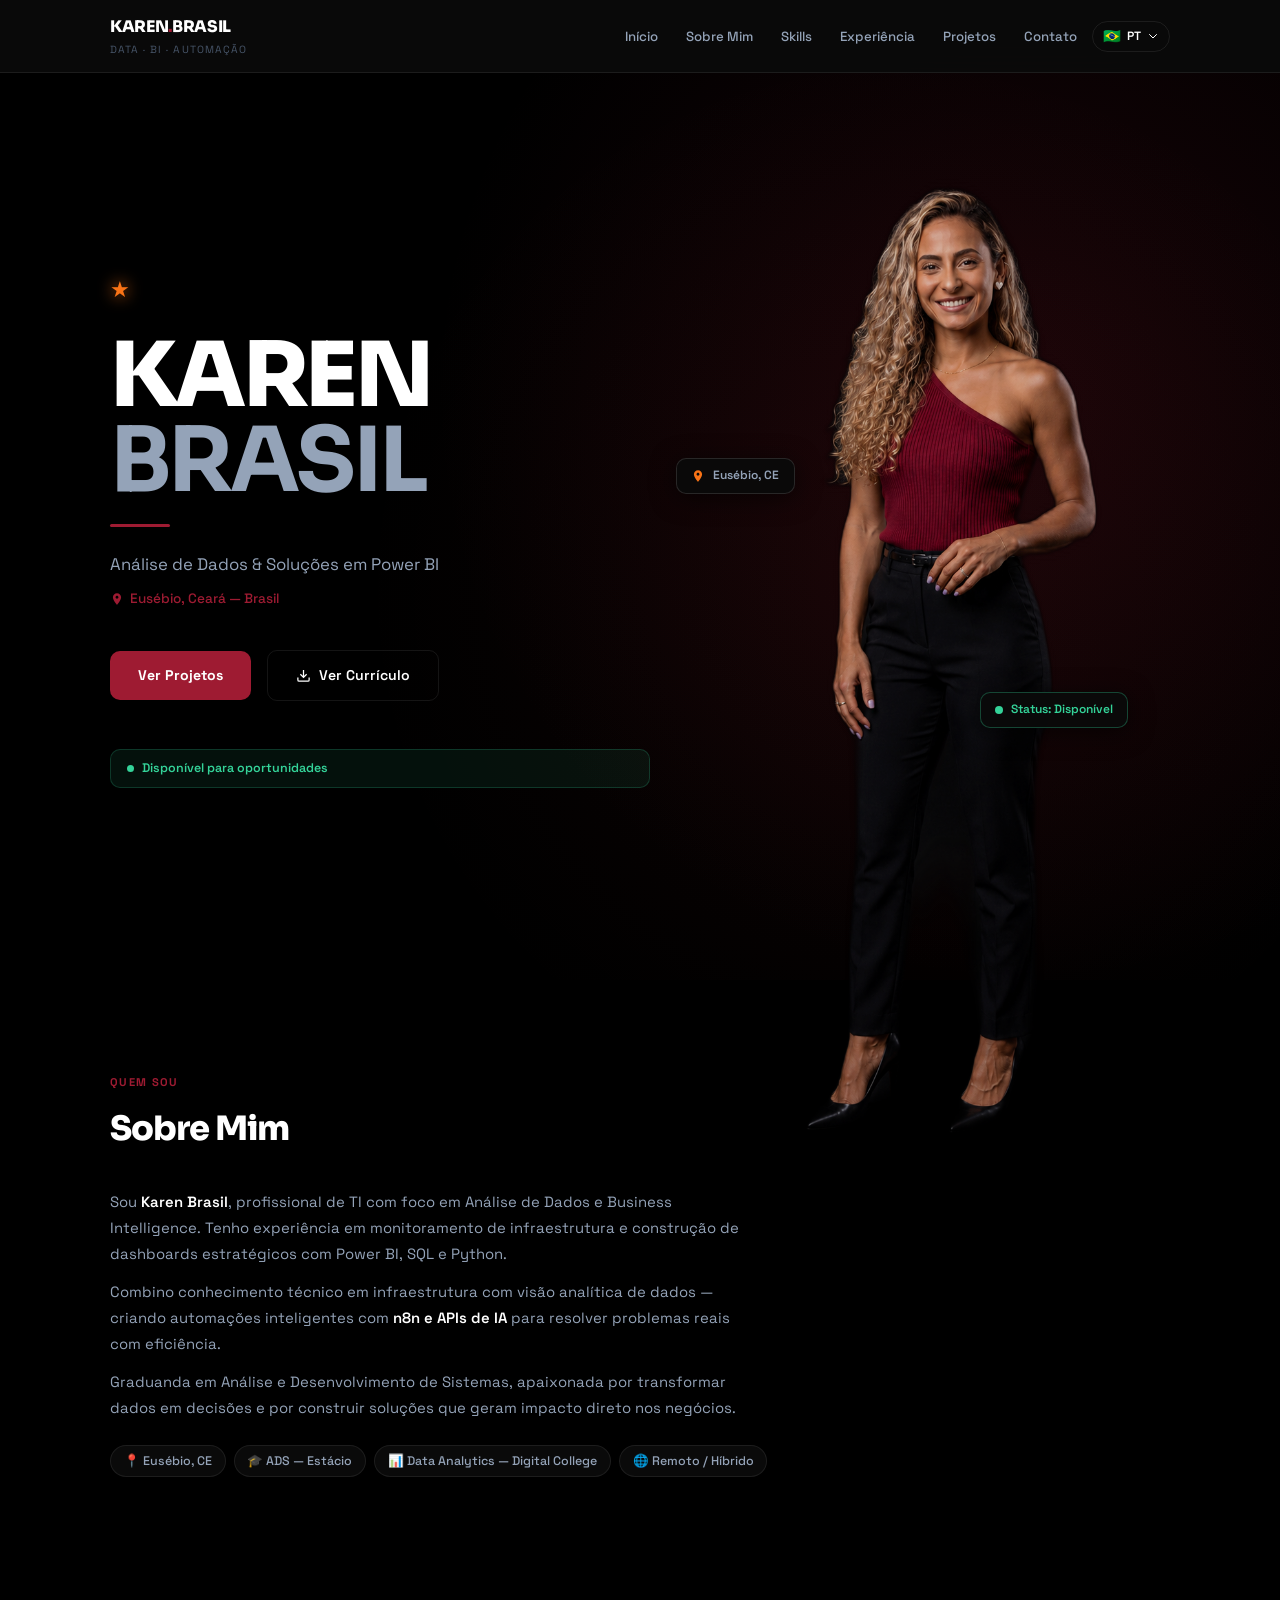
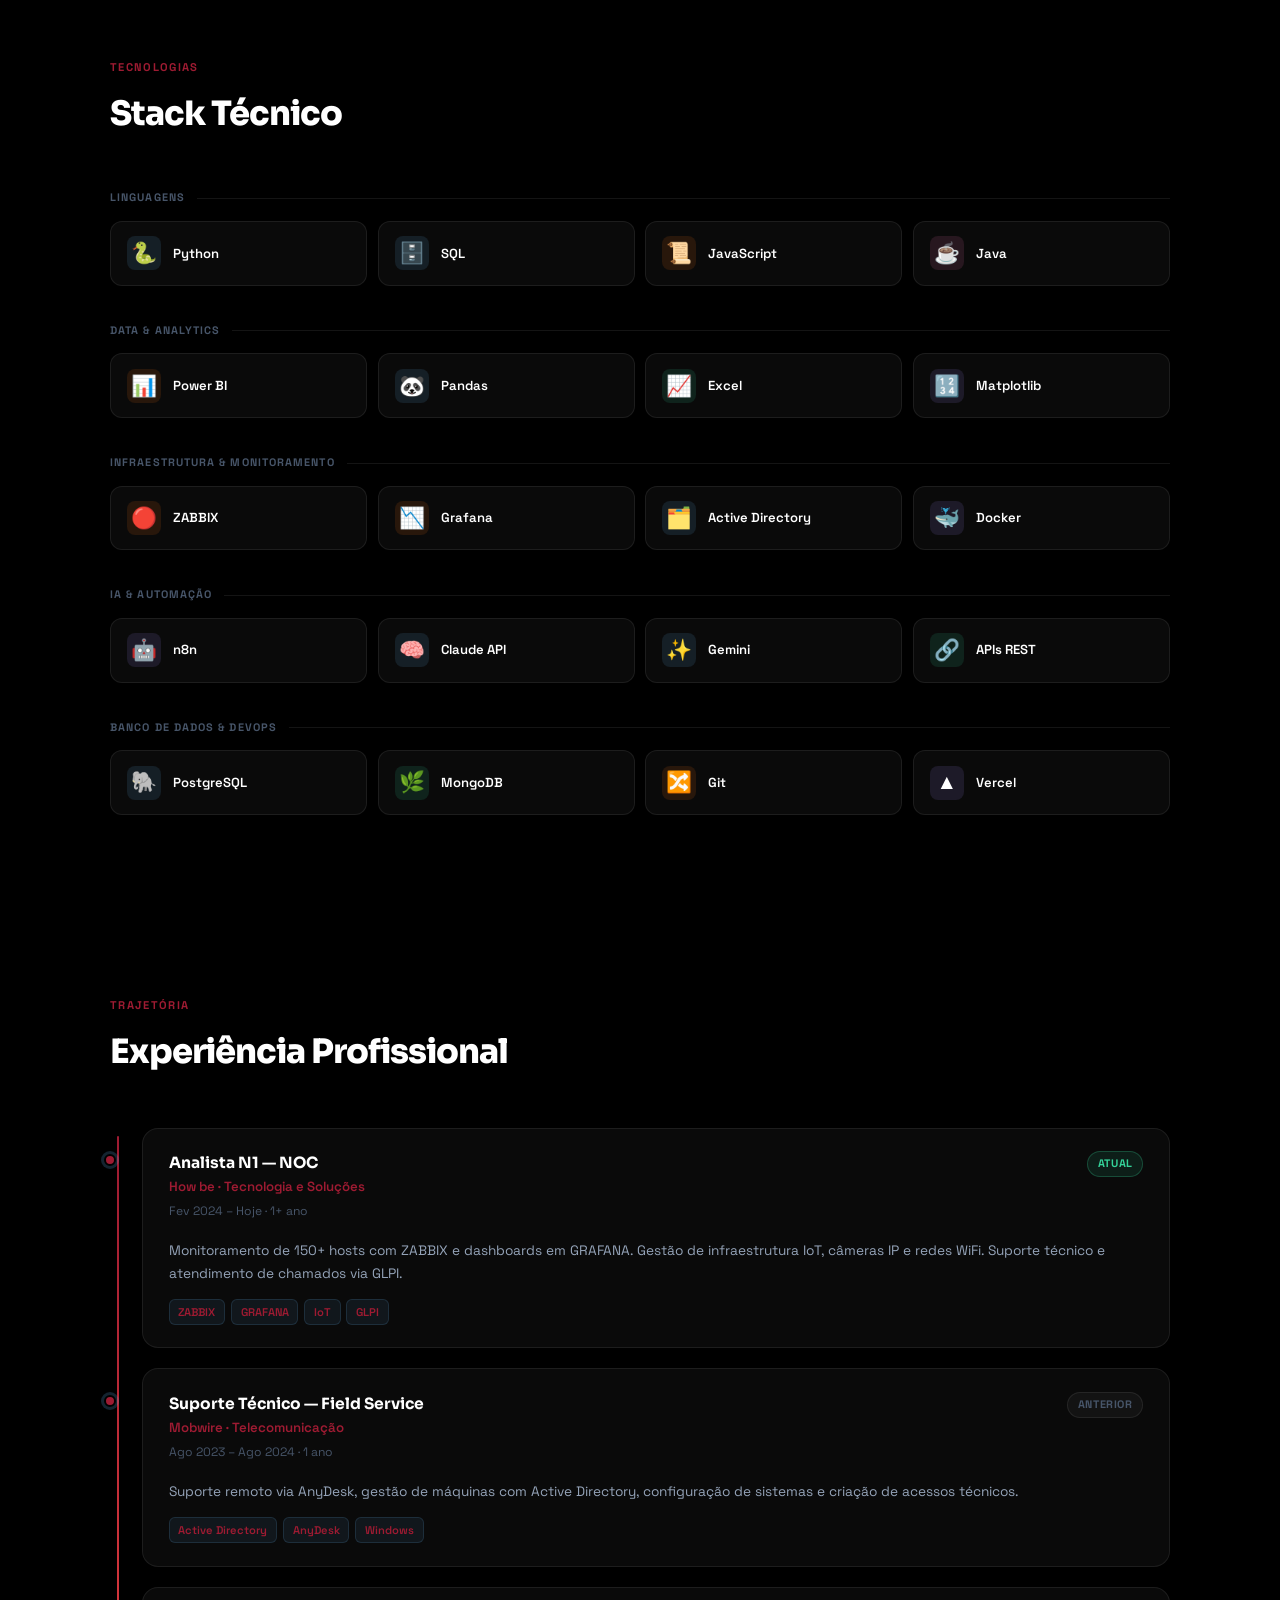
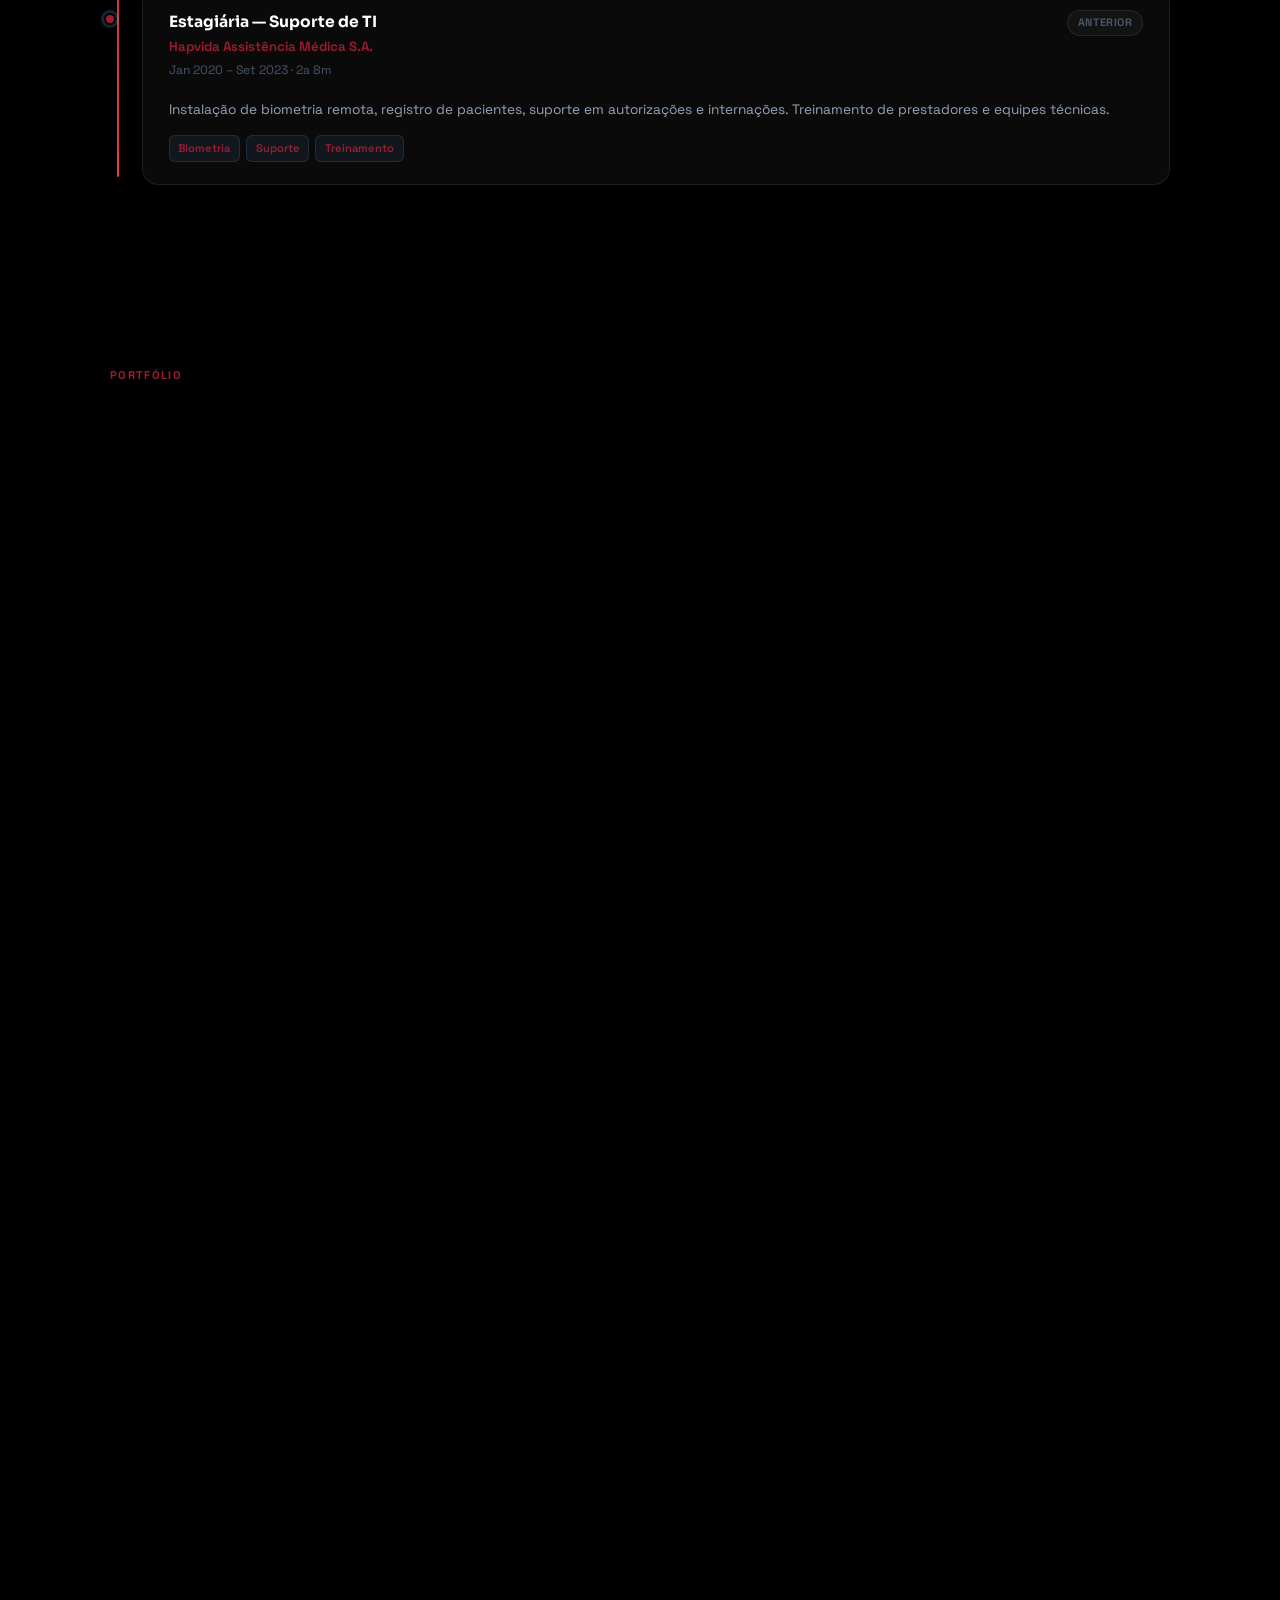
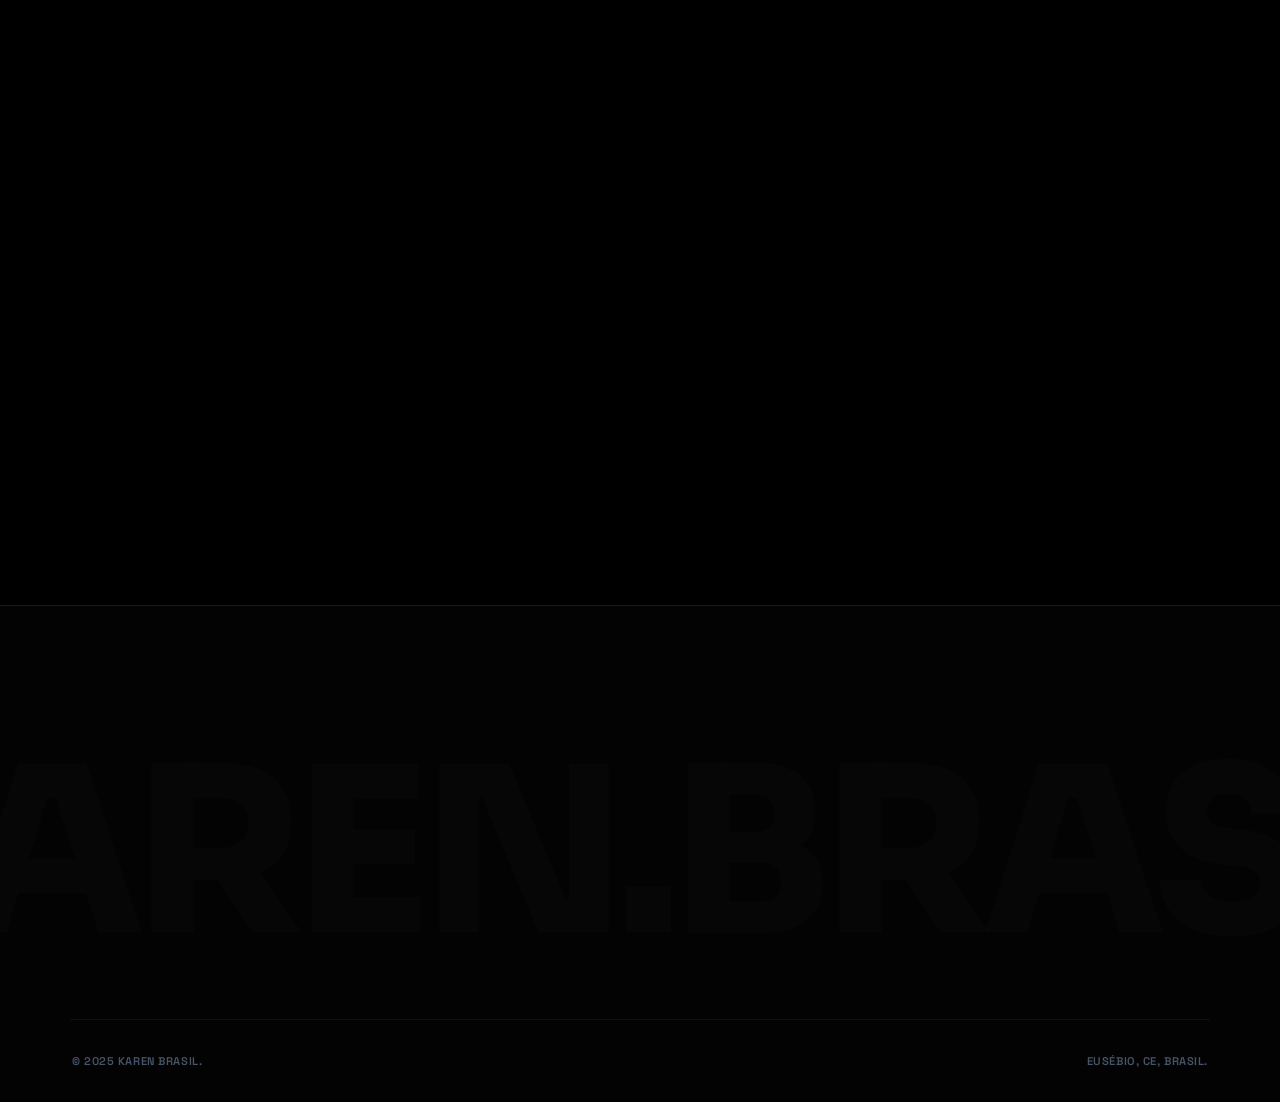
<file: index.html>
<!DOCTYPE html>
<html lang="pt-BR">
<head>
<meta charset="UTF-8">
<meta name="viewport" content="width=device-width, initial-scale=1.0">
<title>Karen Brasil | Analista de Dados & Automação</title>
<meta name="description" content="Portfólio de Karen Brasil — Analista de Dados, Power BI, SQL, Python, ZABBIX.">
<link href="https://fonts.googleapis.com/css2?family=Sora:wght@300;400;500;600;700;800;900&family=Space+Grotesk:wght@300;400;500;600;700&display=swap" rel="stylesheet">
<link rel="stylesheet" href="style.css">
</head>
<body>

<nav class="navbar">
  <div class="nav-inner">
    <a href="#inicio" class="nav-logo">
      <span class="nav-logo-name">KAREN<span>.</span>BRASIL</span>
      <span class="nav-logo-role">Data · BI · Automação</span>
    </a>
    <ul class="nav-links">
      <li><a href="index.html#inicio" class="active" data-i18n="nav_home">Início</a></li>
      <li><a href="sobre.html" data-i18n="nav_about">Sobre Mim</a></li>
      <li><a href="#habilidades" data-i18n="nav_skills">Skills</a></li>
      <li><a href="#experiencia" data-i18n="nav_exp">Experiência</a></li>
      <li><a href="#projetos" data-i18n="nav_projects">Projetos</a></li>
      <li><a href="#contato" data-i18n="nav_contact">Contato</a></li>
      <li>
        <button class="lang-toggle">
          <span class="flag">🇧🇷</span> PT 
          <svg width="12" height="12" fill="none" stroke="currentColor" stroke-width="2" viewBox="0 0 24 24"><path stroke-linecap="round" stroke-linejoin="round" d="M19 9l-7 7-7-7"></path></svg>
        </button>
      </li>
    </ul>
  </div>
</nav>

<!-- HERO -->
<section id="inicio" class="hero">
  <div class="hero-glow"></div>
  <div class="hero-glow2"></div>
  <div class="hero-inner">

    <!-- LEFT -->
    <div class="hero-left">
      <div class="hero-star">★</div>
      <h1 class="hero-name">
        <span class="line1">KAREN</span>
        <span class="line2">BRASIL</span>
      </h1>
      <div class="hero-underline"></div>
      <p class="hero-role-text">Análise de Dados &amp; Soluções em Power BI</p>
      <p class="hero-location">
        <svg fill="currentColor" viewBox="0 0 24 24"><path d="M12 2C8.13 2 5 5.13 5 9c0 5.25 7 13 7 13s7-7.75 7-13c0-3.87-3.13-7-7-7zm0 9.5c-1.38 0-2.5-1.12-2.5-2.5s1.12-2.5 2.5-2.5 2.5 1.12 2.5 2.5-1.12 2.5-2.5 2.5z"/></svg>
        Eusébio, Ceará — Brasil
      </p>
      <div class="hero-actions">
        <a href="#projetos" class="btn-primary">Ver Projetos</a>
        <a href="curriculo-premium.html" class="btn-outline">
          <svg width="15" height="15" fill="none" stroke="currentColor" stroke-width="2" viewBox="0 0 24 24"><path d="M21 15v4a2 2 0 01-2 2H5a2 2 0 01-2-2v-4M7 10l5 5 5-5M12 15V3"/></svg>
          Ver Currículo
        </a>
      </div>
      <div class="hero-status">
        <span class="hero-status-dot"></span>
        Disponível para oportunidades
      </div>
    </div>

    <!-- RIGHT — PHOTO -->
    <div class="hero-right">
      <div class="chip-location">
        <svg fill="currentColor" viewBox="0 0 24 24"><path d="M12 2C8.13 2 5 5.13 5 9c0 5.25 7 13 7 13s7-7.75 7-13c0-3.87-3.13-7-7-7zm0 9.5c-1.38 0-2.5-1.12-2.5-2.5s1.12-2.5 2.5-2.5 2.5 1.12 2.5 2.5-1.12 2.5-2.5 2.5z"/></svg>
        Eusébio, CE
      </div>
      <div class="hero-photo-wrap">
        <img src="assets/karen-foto-final-nobg.png" alt="Karen Brasil" class="hero-photo">
      </div>
      <div class="chip-status">
        <span class="chip-dot"></span>
        Status: Disponível
      </div>
    </div>

  </div>
</section>

<!-- SOBRE -->
<section id="sobre" class="section section-alt">
  <div class="container">
    <span class="section-label fade-in">Quem sou</span>
    <h2 class="section-title fade-in">Sobre Mim</h2>
    <div class="about-bio">
      <p class="fade-in">Sou <strong>Karen Brasil</strong>, profissional de TI com foco em Análise de Dados e Business Intelligence. Tenho experiência em monitoramento de infraestrutura e construção de dashboards estratégicos com Power BI, SQL e Python.</p>
      <p class="fade-in">Combino conhecimento técnico em infraestrutura com visão analítica de dados — criando automações inteligentes com <strong>n8n e APIs de IA</strong> para resolver problemas reais com eficiência.</p>
      <p class="fade-in">Graduanda em Análise e Desenvolvimento de Sistemas, apaixonada por transformar dados em decisões e por construir soluções que geram impacto direto nos negócios.</p>
    </div>
    <div class="about-tags fade-in">
      <span class="about-tag">📍 Eusébio, CE</span>
      <span class="about-tag">🎓 ADS — Estácio</span>
      <span class="about-tag">📊 Data Analytics — Digital College</span>
      <span class="about-tag">🌐 Remoto / Híbrido</span>
    </div>
  </div>
</section>

<!-- HABILIDADES -->
<section id="habilidades" class="section">
  <div class="container">
    <span class="section-label fade-in">Tecnologias</span>
    <h2 class="section-title fade-in">Stack Técnico</h2>
    <div class="skills-group">

      <div class="fade-in">
        <p class="skill-cat-title">Linguagens</p>
        <div class="skills-grid">
          <div class="skill-card"><div class="skill-icon ic-blue">🐍</div><span class="skill-name-text">Python</span></div>
          <div class="skill-card"><div class="skill-icon ic-blue">🗄️</div><span class="skill-name-text">SQL</span></div>
          <div class="skill-card"><div class="skill-icon ic-orange">📜</div><span class="skill-name-text">JavaScript</span></div>
          <div class="skill-card"><div class="skill-icon ic-pink">☕</div><span class="skill-name-text">Java</span></div>
        </div>
      </div>

      <div class="fade-in">
        <p class="skill-cat-title">Data & Analytics</p>
        <div class="skills-grid">
          <div class="skill-card"><div class="skill-icon ic-orange">📊</div><span class="skill-name-text">Power BI</span></div>
          <div class="skill-card"><div class="skill-icon ic-blue">🐼</div><span class="skill-name-text">Pandas</span></div>
          <div class="skill-card"><div class="skill-icon ic-green">📈</div><span class="skill-name-text">Excel</span></div>
          <div class="skill-card"><div class="skill-icon ic-purple">🔢</div><span class="skill-name-text">Matplotlib</span></div>
        </div>
      </div>

      <div class="fade-in">
        <p class="skill-cat-title">Infraestrutura & Monitoramento</p>
        <div class="skills-grid">
          <div class="skill-card"><div class="skill-icon ic-orange">🔴</div><span class="skill-name-text">ZABBIX</span></div>
          <div class="skill-card"><div class="skill-icon ic-orange">📉</div><span class="skill-name-text">Grafana</span></div>
          <div class="skill-card"><div class="skill-icon ic-blue">🗂️</div><span class="skill-name-text">Active Directory</span></div>
          <div class="skill-card"><div class="skill-icon ic-purple">🐳</div><span class="skill-name-text">Docker</span></div>
        </div>
      </div>

      <div class="fade-in">
        <p class="skill-cat-title">IA & Automação</p>
        <div class="skills-grid">
          <div class="skill-card"><div class="skill-icon ic-purple">🤖</div><span class="skill-name-text">n8n</span></div>
          <div class="skill-card"><div class="skill-icon ic-blue">🧠</div><span class="skill-name-text">Claude API</span></div>
          <div class="skill-card"><div class="skill-icon ic-blue">✨</div><span class="skill-name-text">Gemini</span></div>
          <div class="skill-card"><div class="skill-icon ic-green">🔗</div><span class="skill-name-text">APIs REST</span></div>
        </div>
      </div>

      <div class="fade-in">
        <p class="skill-cat-title">Banco de Dados & DevOps</p>
        <div class="skills-grid">
          <div class="skill-card"><div class="skill-icon ic-blue">🐘</div><span class="skill-name-text">PostgreSQL</span></div>
          <div class="skill-card"><div class="skill-icon ic-green">🌿</div><span class="skill-name-text">MongoDB</span></div>
          <div class="skill-card"><div class="skill-icon ic-orange">🔀</div><span class="skill-name-text">Git</span></div>
          <div class="skill-card"><div class="skill-icon ic-purple">▲</div><span class="skill-name-text">Vercel</span></div>
        </div>
      </div>

    </div>
  </div>
</section>

<!-- EXPERIÊNCIA -->
<section id="experiencia" class="section section-alt">
  <div class="container">
    <span class="section-label fade-in">Trajetória</span>
    <h2 class="section-title fade-in">Experiência Profissional</h2>
    <div class="timeline">
      <div class="tl-item fade-in">
        <div class="tl-top">
          <div><p class="tl-title">Analista N1 — NOC</p><p class="tl-company">How be · Tecnologia e Soluções</p><p class="tl-date">Fev 2024 – Hoje · 1+ ano</p></div>
          <span class="tl-badge current">Atual</span>
        </div>
        <p class="tl-desc">Monitoramento de 150+ hosts com ZABBIX e dashboards em GRAFANA. Gestão de infraestrutura IoT, câmeras IP e redes WiFi. Suporte técnico e atendimento de chamados via GLPI.</p>
        <div class="tl-tags"><span class="tl-tag">ZABBIX</span><span class="tl-tag">GRAFANA</span><span class="tl-tag">IoT</span><span class="tl-tag">GLPI</span></div>
      </div>
      <div class="tl-item fade-in">
        <div class="tl-top">
          <div><p class="tl-title">Suporte Técnico — Field Service</p><p class="tl-company">Mobwire · Telecomunicação</p><p class="tl-date">Ago 2023 – Ago 2024 · 1 ano</p></div>
          <span class="tl-badge past">Anterior</span>
        </div>
        <p class="tl-desc">Suporte remoto via AnyDesk, gestão de máquinas com Active Directory, configuração de sistemas e criação de acessos técnicos.</p>
        <div class="tl-tags"><span class="tl-tag">Active Directory</span><span class="tl-tag">AnyDesk</span><span class="tl-tag">Windows</span></div>
      </div>
      <div class="tl-item fade-in">
        <div class="tl-top">
          <div><p class="tl-title">Estagiária — Suporte de TI</p><p class="tl-company">Hapvida Assistência Médica S.A.</p><p class="tl-date">Jan 2020 – Set 2023 · 2a 8m</p></div>
          <span class="tl-badge past">Anterior</span>
        </div>
        <p class="tl-desc">Instalação de biometria remota, registro de pacientes, suporte em autorizações e internações. Treinamento de prestadores e equipes técnicas.</p>
        <div class="tl-tags"><span class="tl-tag">Biometria</span><span class="tl-tag">Suporte</span><span class="tl-tag">Treinamento</span></div>
      </div>
    </div>
  </div>
</section>

<!-- PROJETOS -->
<section id="projetos" class="section">
  <div class="container">
    <span class="section-label fade-in">Portfólio</span>
    <h2 class="section-title fade-in">Dashboards Power BI</h2>
    <p class="section-sub fade-in">Clique em "Interagir no Dashboard" para explorar os dados ao vivo</p>
    <div class="projects-grid">
      <div class="project-card fade-in">
        <div class="project-cover">
          <img src="assets/dash-dre.png" alt="DRE Financeiro Dashboard">
          <div class="project-overlay">
            <a href="https://app.powerbi.com/view?r=eyJrIjoiNmM3NmQ3ZWQtMjU2Ni00NTAwLTlhMWItZTZhODdjMjU4OWM4IiwidCI6IjY1OWNlMmI4LTA3MTQtNDE5OC04YzM4LWRjOWI2MGFhYmI1NyJ9" target="_blank" class="project-btn">
              <svg width="16" height="16" fill="none" stroke="currentColor" stroke-width="2" viewBox="0 0 24 24"><path stroke-linecap="round" stroke-linejoin="round" d="M10 6H6a2 2 0 00-2 2v10a2 2 0 002 2h10a2 2 0 002-2v-4M14 4h6m0 0v6m0-6L10 14" /></svg>
              Interagir no Painel
            </a>
          </div>
        </div>
        <div class="project-body">
          <div class="project-top">
            <span class="project-name">DRE Financeiro</span>
            <span class="project-status status-done">Concluído</span>
          </div>
          <p class="project-desc">Painel que consolida receita, custos, despesas e lucro com detalhamento por mês, tipo de pagamento e cliente. Facilita o acompanhamento da performance financeira e principais fontes de resultado.</p>
          <div class="project-tech-list">
            <span class="tech-chip">Power BI</span><span class="tech-chip">DAX</span><span class="tech-chip">Análise Financeira</span>
          </div>
        </div>
      </div>

      <div class="project-card fade-in">
        <div class="project-cover">
          <img src="assets/dash-faturamento.png" alt="Faturamento Recebido Dashboard">
          <div class="project-overlay">
            <a href="https://app.powerbi.com/view?r=eyJrIjoiNzYzMDJkNzItM2I5ZC00ZmQxLTlhY2ItZmFkMGEyN2QyZDhiIiwidCI6IjY1OWNlMmI4LTA3MTQtNDE5OC04YzM4LWRjOWI2MGFhYmI1NyJ9" target="_blank" class="project-btn">
              <svg width="16" height="16" fill="none" stroke="currentColor" stroke-width="2" viewBox="0 0 24 24"><path stroke-linecap="round" stroke-linejoin="round" d="M10 6H6a2 2 0 00-2 2v10a2 2 0 002 2h10a2 2 0 002-2v-4M14 4h6m0 0v6m0-6L10 14" /></svg>
              Interagir no Painel
            </a>
          </div>
        </div>
        <div class="project-body">
          <div class="project-top">
            <span class="project-name">Faturamento Recebido</span>
            <span class="project-status status-done">Concluído</span>
          </div>
          <p class="project-desc">Painel focado no acompanhamento de receita, despesas e lucro líquido. Permite comparar valores recebidos e a receber, além de filtrar por loja, produto, vendedor e categoria.</p>
          <div class="project-tech-list">
            <span class="tech-chip">Power BI</span><span class="tech-chip">DAX</span><span class="tech-chip">Dashboard Financeiro</span>
          </div>
        </div>
      </div>

      <div class="project-card fade-in">
        <div class="project-cover">
          <img src="assets/dash-social.png" alt="Insights Rio Mar Dashboard">
          <div class="project-overlay">
            <a href="https://app.powerbi.com/view?r=eyJrIjoiNzMxZDU1YzEtZTM5Ny00NDM4LTkzNjUtMzQ5NTVlMDljYjlhIiwidCI6IjY1OWNlMmI4LTA3MTQtNDE5OC04YzM4LWRjOWI2MGFhYmI1NyJ9" target="_blank" class="project-btn">
              <svg width="16" height="16" fill="none" stroke="currentColor" stroke-width="2" viewBox="0 0 24 24"><path stroke-linecap="round" stroke-linejoin="round" d="M10 6H6a2 2 0 00-2 2v10a2 2 0 002 2h10a2 2 0 002-2v-4M14 4h6m0 0v6m0-6L10 14" /></svg>
              Interagir no Painel
            </a>
          </div>
        </div>
        <div class="project-body">
          <div class="project-top">
            <span class="project-name">Insights Rio Mar</span>
            <span class="project-status status-done">Concluído</span>
          </div>
          <p class="project-desc">Criado para acompanhar a performance de publicações do Rio Mar Shopping. Mostra volume de posts por tipo, média de engajamento, comentários e evolução de seguidores ao longo do ano.</p>
          <div class="project-tech-list">
            <span class="tech-chip">Power BI</span><span class="tech-chip">Social Media</span><span class="tech-chip">Engajamento</span>
          </div>
        </div>
      </div>

      <div class="project-card fade-in">
        <div class="project-cover">
          <img src="assets/dash-comercial.png" alt="Gestão Comercial Dashboard">
          <div class="project-overlay">
            <a href="https://app.powerbi.com/view?r=eyJrIjoiZWNkNjRlMGQtNTk5Yy00OWJhLWIyYmYtZjFjOTUxMDkxMDU2IiwidCI6IjY1OWNlMmI4LTA3MTQtNDE5OC04YzM4LWRjOWI2MGFhYmI1NyJ9" target="_blank" class="project-btn">
              <svg width="16" height="16" fill="none" stroke="currentColor" stroke-width="2" viewBox="0 0 24 24"><path stroke-linecap="round" stroke-linejoin="round" d="M10 6H6a2 2 0 00-2 2v10a2 2 0 002 2h10a2 2 0 002-2v-4M14 4h6m0 0v6m0-6L10 14" /></svg>
              Interagir no Painel
            </a>
          </div>
        </div>
        <div class="project-body">
          <div class="project-top">
            <span class="project-name">Gestão Comercial</span>
            <span class="project-status status-done">Concluído</span>
          </div>
          <p class="project-desc">Apresenta total vendido por período, desempenho da equipe de vendas, evolução mês a mês e permite simulação de cenários futuros para apoio à decisão estratégica.</p>
          <div class="project-tech-list">
            <span class="tech-chip">Power BI</span><span class="tech-chip">DAX</span><span class="tech-chip">Análise de Vendas</span>
          </div>
        </div>
      </div>

    </div>
  </div>
</section>

<!-- CONTATO -->
<section id="contato" class="contact-section">
  <div class="container">
    <div class="contact-box fade-in">
      <span class="section-label" style="display:block;text-align:center;margin-bottom:.4rem">Vamos conversar</span>
      <h2 class="section-title">Vamos Trabalhar Juntos?</h2>
      <p class="section-sub">Aberta a oportunidades remotas, híbridas e presenciais no Brasil.</p>
      <div class="contact-grid">
        <a href="https://www.linkedin.com/in/karen-brasil19/" target="_blank" class="contact-btn">
          <svg viewBox="0 0 24 24" fill="currentColor"><path d="M20.447 20.452h-3.554v-5.569c0-1.328-.027-3.037-1.852-3.037-1.853 0-2.136 1.445-2.136 2.939v5.667H9.351V9h3.414v1.561h.046c.477-.9 1.637-1.85 3.37-1.85 3.601 0 4.267 2.37 4.267 5.455v6.286zM5.337 7.433a2.062 2.062 0 01-2.063-2.065 2.064 2.064 0 112.063 2.065zm1.782 13.019H3.555V9h3.564v11.452zM22.225 0H1.771C.792 0 0 .774 0 1.729v20.542C0 23.227.792 24 1.771 24h20.451C23.2 24 24 23.227 24 22.271V1.729C24 .774 23.2 0 22.222 0h.003z"/></svg>
          LinkedIn
        </a>
        <a href="https://github.com/KarenBrasil" target="_blank" class="contact-btn">
          <svg viewBox="0 0 24 24" fill="currentColor"><path d="M12 0C5.374 0 0 5.373 0 12c0 5.302 3.438 9.8 8.207 11.387.599.111.793-.261.793-.577v-2.234c-3.338.726-4.033-1.416-4.033-1.416-.546-1.387-1.333-1.756-1.333-1.756-1.089-.745.083-.729.083-.729 1.205.084 1.839 1.237 1.839 1.237 1.07 1.834 2.807 1.304 3.492.997.107-.775.418-1.305.762-1.604-2.665-.305-5.467-1.334-5.467-5.931 0-1.311.469-2.381 1.236-3.221-.124-.303-.535-1.524.117-3.176 0 0 1.008-.322 3.301 1.23A11.509 11.509 0 0112 5.803c1.02.005 2.047.138 3.006.404 2.291-1.552 3.297-1.23 3.297-1.23.653 1.653.242 2.874.118 3.176.77.84 1.235 1.911 1.235 3.221 0 4.609-2.807 5.624-5.479 5.921.43.372.823 1.102.823 2.222v3.293c0 .319.192.694.801.576C20.566 21.797 24 17.3 24 12c0-6.627-5.373-12-12-12z"/></svg>
          GitHub
        </a>
        <a href="mailto:eukarenbrasil@gmail.com" class="contact-btn">
          <svg viewBox="0 0 24 24" fill="none" stroke="currentColor" stroke-width="1.5"><path stroke-linecap="round" stroke-linejoin="round" d="M21.75 6.75v10.5a2.25 2.25 0 01-2.25 2.25H4.5a2.25 2.25 0 01-2.25-2.25V6.75m19.5 0A2.25 2.25 0 0019.5 4.5H4.5a2.25 2.25 0 00-2.25 2.25m19.5 0l-9.75 6.75L2.25 6.75"/></svg>
          E-mail
        </a>
        <a href="https://wa.me/5585998370928" target="_blank" class="contact-btn">
          <svg viewBox="0 0 24 24" fill="currentColor"><path d="M17.472 14.382c-.297-.149-1.758-.867-2.03-.967-.273-.099-.471-.148-.67.15-.197.297-.767.966-.94 1.164-.173.199-.347.223-.644.075-.297-.15-1.255-.463-2.39-1.475-.883-.788-1.48-1.761-1.653-2.059-.173-.297-.018-.458.13-.606.134-.133.298-.347.446-.52.149-.174.198-.298.298-.497.099-.198.05-.371-.025-.52-.075-.149-.669-1.612-.916-2.207-.242-.579-.487-.5-.669-.51-.173-.008-.371-.01-.57-.01-.198 0-.52.074-.792.372-.272.297-1.04 1.016-1.04 2.479 0 1.462 1.065 2.875 1.213 3.074.149.198 2.096 3.2 5.077 4.487.709.306 1.262.489 1.694.625.712.227 1.36.195 1.871.118.571-.085 1.758-.719 2.006-1.413.248-.694.248-1.289.173-1.413-.074-.124-.272-.198-.57-.347m-5.421 7.403h-.004a9.87 9.87 0 01-5.031-1.378l-.361-.214-3.741.982.998-3.648-.235-.374a9.86 9.86 0 01-1.51-5.26c.001-5.45 4.436-9.884 9.888-9.884 2.64 0 5.122 1.03 6.988 2.898a9.825 9.825 0 012.893 6.994c-.003 5.45-4.437 9.884-9.885 9.884m8.413-18.297A11.815 11.815 0 0012.05 0C5.495 0 .16 5.335.157 11.892c0 2.096.547 4.142 1.588 5.945L.057 24l6.305-1.654a11.882 11.882 0 005.683 1.448h.005c6.554 0 11.89-5.335 11.893-11.893a11.821 11.821 0 00-3.48-8.413z"/></svg>
          WhatsApp
        </a>
      </div>
      <a href="curriculo-premium.html" class="contact-cta-main">
        <svg width="15" height="15" fill="none" stroke="currentColor" stroke-width="2" viewBox="0 0 24 24"><path d="M21 15v4a2 2 0 01-2 2H5a2 2 0 01-2-2v-4M7 10l5 5 5-5M12 15V3"/></svg>
        Ver Currículo para PDF
      </a>
    </div>
  </div>
</section>

<footer class="mega-footer">
  <div class="footer-bg-text">KAREN.BRASIL</div>
  <div class="container footer-inner">
    
    <div class="footer-left fade-in">
      <div class="footer-brand">
        <span class="nav-logo-name">KAREN<span style="color:var(--orange)">.</span>BRASIL</span>
      </div>
      <p class="footer-subtitle" data-i18n="footer_subtitle">Pronta para novos desafios no mundo dos dados e automação?</p>
    </div>

    <div class="footer-mid fade-in">
      <h5 data-i18n="footer_links">LINKS</h5>
      <ul>
        <li><a href="#inicio" data-i18n="nav_home">Início</a></li>
        <li><a href="sobre.html" data-i18n="nav_about">Sobre Mim</a></li>
        <li><a href="#projetos" data-i18n="nav_projects">Projetos</a></li>
        <li><a href="#contato" data-i18n="nav_contact">Contato</a></li>
      </ul>
    </div>

    <div class="footer-right fade-in">
      <h5 data-i18n="footer_contact">CONTATO DIRETO</h5>
      <ul class="footer-socials">
        <li><a href="https://github.com/KarenBrasil" target="_blank"><svg width="15" height="15" fill="currentColor" viewBox="0 0 24 24"><path d="M12 0C5.374 0 0 5.373 0 12c0 5.302 3.438 9.8 8.207 11.387.599.111.793-.261.793-.577v-2.234c-3.338.726-4.033-1.416-4.033-1.416-.546-1.387-1.333-1.756-1.333-1.756-1.089-.745.083-.729.083-.729 1.205.084 1.839 1.237 1.839 1.237 1.07 1.834 2.807 1.304 3.492.997.107-.775.418-1.305.762-1.604-2.665-.305-5.467-1.334-5.467-5.931 0-1.311.469-2.381 1.236-3.221-.124-.303-.535-1.524.117-3.176 0 0 1.008-.322 3.301 1.23A11.509 11.509 0 0112 5.803c1.02.005 2.047.138 3.006.404 2.291-1.552 3.297-1.23 3.297-1.23.653 1.653.242 2.874.118 3.176.77.84 1.235 1.911 1.235 3.221 0 4.609-2.807 5.624-5.479 5.921.43.372.823 1.102.823 2.222v3.293c0 .319.192.694.801.576C20.566 21.797 24 17.3 24 12c0-6.627-5.373-12-12-12z"/></svg> github.com/KarenBrasil</a></li>
        <li><a href="https://www.linkedin.com/in/karen-brasil19/" target="_blank"><svg width="15" height="15" fill="currentColor" viewBox="0 0 24 24"><path d="M20.447 20.452h-3.554v-5.569c0-1.328-.027-3.037-1.852-3.037-1.853 0-2.136 1.445-2.136 2.939v5.667H9.351V9h3.414v1.561h.046c.477-.9 1.637-1.85 3.37-1.85 3.601 0 4.267 2.37 4.267 5.455v6.286zM5.337 7.433a2.062 2.062 0 01-2.063-2.065 2.064 2.064 0 112.063 2.065zm1.782 13.019H3.555V9h3.564v11.452zM22.225 0H1.771C.792 0 0 .774 0 1.729v20.542C0 23.227.792 24 1.771 24h20.451C23.2 24 24 23.227 24 22.271V1.729C24 .774 23.2 0 22.222 0h.003z"/></svg> /in/karen-brasil19</a></li>
        <li><a href="mailto:eukarenbrasil@gmail.com"><svg width="15" height="15" fill="none" stroke="currentColor" stroke-width="2" viewBox="0 0 24 24"><path stroke-linecap="round" stroke-linejoin="round" d="M21.75 6.75v10.5a2.25 2.25 0 01-2.25 2.25H4.5a2.25 2.25 0 01-2.25-2.25V6.75m19.5 0A2.25 2.25 0 0019.5 4.5H4.5a2.25 2.25 0 00-2.25 2.25m19.5 0l-9.75 6.75L2.25 6.75"/></svg> eukarenbrasil@gmail.com</a></li>
        <li><a href="https://wa.me/5585998370928" target="_blank"><svg width="15" height="15" fill="currentColor" viewBox="0 0 24 24"><path d="M17.472 14.382c-.297-.149-1.758-.867-2.03-.967-.273-.099-.471-.148-.67.15-.197.297-.767.966-.94 1.164-.173.199-.347.223-.644.075-.297-.15-1.255-.463-2.39-1.475-.883-.788-1.48-1.761-1.653-2.059-.173-.297-.018-.458.13-.606.134-.133.298-.347.446-.52.149-.174.198-.298.298-.497.099-.198.05-.371-.025-.52-.075-.149-.669-1.612-.916-2.207-.242-.579-.487-.5-.669-.51-.173-.008-.371-.01-.57-.01-.198 0-.52.074-.792.372-.272.297-1.04 1.016-1.04 2.479 0 1.462 1.065 2.875 1.213 3.074.149.198 2.096 3.2 5.077 4.487.709.306 1.262.489 1.694.625.712.227 1.36.195 1.871.118.571-.085 1.758-.719 2.006-1.413.248-.694.248-1.289.173-1.413-.074-.124-.272-.198-.57-.347m-5.421 7.403h-.004a9.87 9.87 0 01-5.031-1.378l-.361-.214-3.741.982.998-3.648-.235-.374a9.86 9.86 0 01-1.51-5.26c.001-5.45 4.436-9.884 9.888-9.884 2.64 0 5.122 1.03 6.988 2.898a9.825 9.825 0 012.893 6.994c-.003 5.45-4.437 9.884-9.885 9.884m8.413-18.297A11.815 11.815 0 0012.05 0C5.495 0 .16 5.335.157 11.892c0 2.096.547 4.142 1.588 5.945L.057 24l6.305-1.654a11.882 11.882 0 005.683 1.448h.005c6.554 0 11.89-5.335 11.893-11.893a11.821 11.821 0 00-3.48-8.413z"/></svg> +55 (85) 9 9837-0928</a></li>
      </ul>
    </div>
  </div>

  <div class="footer-bottom">
    <span data-i18n="footer_copy">© 2025 KAREN BRASIL.</span>
    <span data-i18n="footer_location">EUSÉBIO, CE, BRASIL.</span>
  </div>
</footer>

<script src="translations.js"></script>
<script src="script.js"></script>
</body>
</html>
</file>
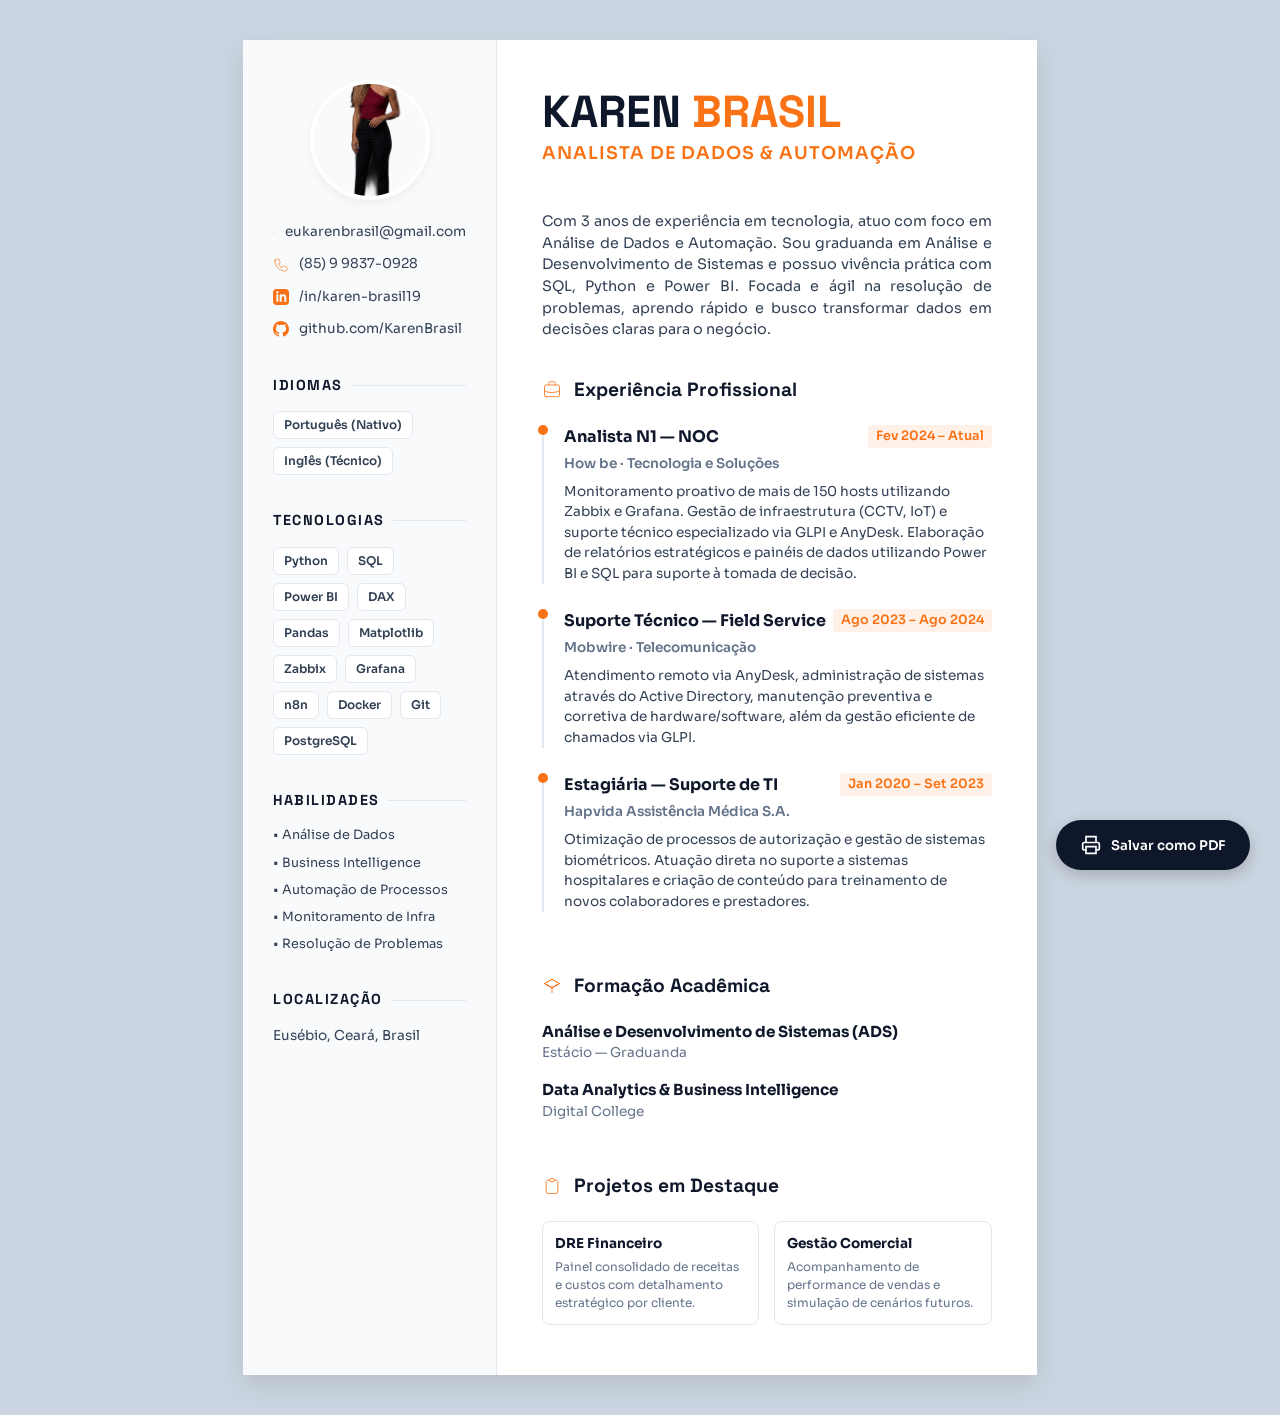
<file: curriculo-premium.html>
<!DOCTYPE html>
<html lang="pt-BR">
<head>
    <meta charset="UTF-8">
    <meta name="viewport" content="width=device-width, initial-scale=1.0">
    <title>Currículo — Karen Brasil</title>
    <link href="https://fonts.googleapis.com/css2?family=Sora:wght@300;400;600;700;800&family=Space+Grotesk:wght@300;400;500;600;700&display=swap" rel="stylesheet">
    <style>
        :root {
            --primary: #0f172a;
            --accent: #f97316;
            --text-main: #334155;
            --text-light: #64748b;
            --bg-sidebar: #f8fafc;
            --white: #ffffff;
            --border: #e2e8f0;
        }

        * {
            margin: 0;
            padding: 0;
            box-sizing: border-box;
            -webkit-print-color-adjust: exact;
        }

        body {
            font-family: 'Sora', sans-serif;
            background: #cbd5e1;
            color: var(--text-main);
            line-height: 1.5;
            padding: 40px 0;
        }

        .resume-page {
            width: 210mm;
            min-height: 297mm;
            background: var(--white);
            margin: 0 auto;
            display: flex;
            box-shadow: 0 10px 25px rgba(0,0,0,0.1);
            position: relative;
            overflow: hidden;
        }

        /* Sidebar */
        .sidebar {
            width: 32%;
            background: var(--bg-sidebar);
            padding: 40px 30px;
            border-right: 1px solid var(--border);
            display: flex;
            flex-direction: column;
            gap: 35px;
        }

        .profile-section {
            text-align: center;
        }

        .profile-img {
            width: 120px;
            height: 120px;
            border-radius: 50%;
            object-fit: cover;
            margin-bottom: 15px;
            border: 4px solid var(--white);
            box-shadow: 0 4px 10px rgba(0,0,0,0.05);
        }

        .contact-info {
            display: flex;
            flex-direction: column;
            gap: 12px;
        }

        .contact-item {
            display: flex;
            align-items: center;
            gap: 10px;
            font-size: 0.85rem;
            color: var(--text-main);
            text-decoration: none;
        }

        .contact-item svg {
            width: 16px;
            height: 16px;
            color: var(--accent);
        }

        .sidebar-title {
            font-family: 'Space Grotesk', sans-serif;
            font-size: 0.9rem;
            font-weight: 700;
            text-transform: uppercase;
            letter-spacing: 1.5px;
            color: var(--primary);
            margin-bottom: 15px;
            display: flex;
            align-items: center;
            gap: 8px;
        }

        .sidebar-title::after {
            content: '';
            flex: 1;
            height: 1px;
            background: var(--border);
        }

        .skills-list {
            list-style: none;
            display: flex;
            flex-wrap: wrap;
            gap: 8px;
        }

        .skill-tag {
            background: var(--white);
            border: 1px solid var(--border);
            padding: 4px 10px;
            border-radius: 6px;
            font-size: 0.75rem;
            font-weight: 600;
            color: var(--text-main);
        }

        /* Main Content */
        .main-content {
            width: 68%;
            padding: 50px 45px;
            display: flex;
            flex-direction: column;
            gap: 35px;
        }

        header {
            margin-bottom: 10px;
        }

        .name {
            font-family: 'Space Grotesk', sans-serif;
            font-size: 2.8rem;
            font-weight: 800;
            color: var(--primary);
            line-height: 1;
            margin-bottom: 5px;
        }

        .name span {
            color: var(--accent);
        }

        .role {
            font-size: 1.1rem;
            font-weight: 600;
            color: var(--accent);
            letter-spacing: 1px;
            text-transform: uppercase;
        }

        .summary {
            font-size: 0.9rem;
            color: var(--text-main);
            text-align: justify;
        }

        .section-title {
            font-family: 'Space Grotesk', sans-serif;
            font-size: 1.2rem;
            font-weight: 700;
            color: var(--primary);
            margin-bottom: 20px;
            display: flex;
            align-items: center;
            gap: 12px;
        }

        .section-title svg {
            width: 20px;
            height: 20px;
            color: var(--accent);
        }

        .experience-item {
            margin-bottom: 25px;
            position: relative;
            padding-left: 20px;
            border-left: 2px solid var(--border);
        }

        .experience-item::before {
            content: '';
            position: absolute;
            left: -6px;
            top: 0;
            width: 10px;
            height: 10px;
            background: var(--accent);
            border-radius: 50%;
        }

        .exp-header {
            display: flex;
            justify-content: space-between;
            align-items: flex-start;
            margin-bottom: 5px;
        }

        .exp-title {
            font-weight: 700;
            font-size: 1rem;
            color: var(--primary);
        }

        .exp-date {
            font-size: 0.8rem;
            font-weight: 600;
            color: var(--accent);
            background: rgba(249, 115, 22, 0.1);
            padding: 2px 8px;
            border-radius: 4px;
        }

        .exp-company {
            font-size: 0.85rem;
            font-weight: 600;
            color: var(--text-light);
            margin-bottom: 8px;
        }

        .exp-desc {
            font-size: 0.85rem;
            color: var(--text-main);
        }

        .education-item {
            margin-bottom: 15px;
        }

        .edu-degree {
            font-weight: 700;
            font-size: 0.95rem;
            color: var(--primary);
        }

        .edu-school {
            font-size: 0.85rem;
            color: var(--text-light);
        }

        .projects-mini {
            display: grid;
            grid-template-columns: 1fr 1fr;
            gap: 15px;
        }

        .project-mini-card {
            border: 1px solid var(--border);
            padding: 12px;
            border-radius: 8px;
        }

        .proj-name {
            font-weight: 700;
            font-size: 0.85rem;
            color: var(--primary);
            margin-bottom: 4px;
        }

        .proj-desc {
            font-size: 0.75rem;
            color: var(--text-light);
        }

        @media print {
            body {
                background: none;
                padding: 0;
            }
            .resume-page {
                box-shadow: none;
                margin: 0;
            }
            .no-print {
                display: none;
            }
        }

        /* Float Print Button */
        .print-btn {
            position: fixed;
            bottom: 30px;
            right: 30px;
            background: var(--primary);
            color: white;
            border: none;
            padding: 15px 25px;
            border-radius: 50px;
            font-family: 'Sora', sans-serif;
            font-weight: 600;
            cursor: pointer;
            box-shadow: 0 5px 15px rgba(0,0,0,0.2);
            display: flex;
            align-items: center;
            gap: 10px;
            z-index: 100;
        }

        .print-btn:hover {
            transform: translateY(-2px);
            background: #1e293b;
        }
    </style>
</head>
<body>

    <button class="print-btn no-print" onclick="window.print()">
        <svg width="20" height="20" fill="none" stroke="currentColor" stroke-width="2" viewBox="0 0 24 24"><path d="M6 9V2h12v7M6 18H4a2 2 0 01-2-2v-5a2 2 0 012-2h16a2 2 0 012 2v5a2 2 0 01-2 2h-2M6 14h12v8H6v-8z"/></svg>
        Salvar como PDF
    </button>

    <div class="resume-page">
        <!-- SIDEBAR -->
        <aside class="sidebar">
            <div class="profile-section">
                <img src="assets/karen-foto-final-nobg.png" alt="Karen Brasil" class="profile-img">
                <div class="contact-info">
                    <a href="mailto:eukarenbrasil@gmail.com" class="contact-item">
                        <svg fill="none" stroke="currentColor" viewBox="0 0 24 24"><path stroke-linecap="round" stroke-linejoin="round" d="M3 8l7.89 5.26a2 2 0 002.22 0L21 8M5 19h14a2 2 0 002-2V7a2 2 0 00-2-2H5a2 2 0 00-2 2v10a2 2 0 002 2z"/></svg>
                        eukarenbrasil@gmail.com
                    </a>
                    <a href="tel:+5585998370928" class="contact-item">
                        <svg fill="none" stroke="currentColor" viewBox="0 0 24 24"><path stroke-linecap="round" stroke-linejoin="round" d="M3 5a2 2 0 012-2h3.28a1 1 0 01.948.684l1.498 4.493a1 1 0 01-.502 1.21l-2.257 1.13a11.042 11.042 0 005.516 5.516l1.13-2.257a1 1 0 011.21-.502l4.493 1.498a1 1 0 01.684.949V19a2 2 0 01-2 2h-1C9.716 21 3 14.284 3 6V5z"/></svg>
                        (85) 9 9837-0928
                    </a>
                    <a href="https://linkedin.com/in/karen-brasil19/" target="_blank" class="contact-item">
                        <svg fill="currentColor" viewBox="0 0 24 24"><path d="M19 0h-14c-2.761 0-5 2.239-5 5v14c0 2.761 2.239 5 5 5h14c2.762 0 5-2.239 5-5v-14c0-2.761-2.238-5-5-5zm-11 19h-3v-11h3v11zm-1.5-12.268c-.966 0-1.75-.79-1.75-1.764s.784-1.764 1.75-1.764 1.75.79 1.75 1.764-.783 1.764-1.75 1.764zm13.5 12.268h-3v-5.604c0-3.368-4-3.113-4 0v5.604h-3v-11h3v1.765c1.396-2.586 7-2.777 7 2.476v6.759z"/></svg>
                        /in/karen-brasil19
                    </a>
                    <a href="https://github.com/KarenBrasil" target="_blank" class="contact-item">
                        <svg fill="currentColor" viewBox="0 0 24 24"><path d="M12 0c-6.626 0-12 5.373-12 12 0 5.302 3.438 9.8 8.207 11.387.599.111.793-.261.793-.577v-2.234c-3.338.726-4.033-1.416-4.033-1.416-.546-1.387-1.333-1.756-1.333-1.756-1.089-.745.083-.729.083-.729 1.205.084 1.839 1.237 1.839 1.237 1.07 1.834 2.807 1.304 3.492.997.107-.775.418-1.305.762-1.604-2.665-.305-5.467-1.334-5.467-5.931 0-1.311.469-2.381 1.236-3.221-.124-.303-.535-1.524.117-3.176 0 0 1.008-.322 3.301 1.23A11.509 11.509 0 0012 5.803c1.02.005 2.047.138 3.006.404 2.291-1.552 3.297-1.23 3.297-1.23.653 1.653.242 2.874.118 3.176.77.84 1.235 1.911 1.235 3.221 0 4.609-2.807 5.624-5.479 5.921.43.372.823 1.102.823 2.222v3.293c0 .319.192.694.801.576 4.765-1.589 8.199-6.086 8.199-11.386 0-6.627-5.373-12-12-12z"/></svg>
                        github.com/KarenBrasil
                    </a>
                </div>
            </div>

            <div class="skills-section">
                <h3 class="sidebar-title">Idiomas</h3>
                <div class="skills-list">
                    <span class="skill-tag">Português (Nativo)</span>
                    <span class="skill-tag">Inglês (Técnico)</span>
                </div>
            </div>

            <div class="skills-section">
                <h3 class="sidebar-title">Tecnologias</h3>
                <div class="skills-list">
                    <span class="skill-tag">Python</span>
                    <span class="skill-tag">SQL</span>
                    <span class="skill-tag">Power BI</span>
                    <span class="skill-tag">DAX</span>
                    <span class="skill-tag">Pandas</span>
                    <span class="skill-tag">Matplotlib</span>
                    <span class="skill-tag">Zabbix</span>
                    <span class="skill-tag">Grafana</span>
                    <span class="skill-tag">n8n</span>
                    <span class="skill-tag">Docker</span>
                    <span class="skill-tag">Git</span>
                    <span class="skill-tag">PostgreSQL</span>
                </div>
            </div>

            <div class="skills-section">
                <h3 class="sidebar-title">Habilidades</h3>
                <ul style="list-style: none; font-size: 0.8rem; color: var(--text-main); display: flex; flex-direction: column; gap: 8px;">
                    <li>• Análise de Dados</li>
                    <li>• Business Intelligence</li>
                    <li>• Automação de Processos</li>
                    <li>• Monitoramento de Infra</li>
                    <li>• Resolução de Problemas</li>
                </ul>
            </div>

            <div class="skills-section">
                <h3 class="sidebar-title">Localização</h3>
                <p style="font-size: 0.85rem; color: var(--text-main);">Eusébio, Ceará, Brasil</p>
            </div>
        </aside>

        <!-- MAIN -->
        <main class="main-content">
            <header>
                <h1 class="name">KAREN <span>BRASIL</span></h1>
                <p class="role">Analista de Dados & Automação</p>
            </header>

            <section>
                <p class="summary">
                    Com 3 anos de experiência em tecnologia, atuo com foco em Análise de Dados e Automação. Sou graduanda em Análise e Desenvolvimento de Sistemas e possuo vivência prática com SQL, Python e Power BI. Focada e ágil na resolução de problemas, aprendo rápido e busco transformar dados em decisões claras para o negócio.
                </p>
            </section>

            <section>
                <h2 class="section-title">
                    <svg fill="none" stroke="currentColor" viewBox="0 0 24 24"><path stroke-linecap="round" stroke-linejoin="round" d="M21 13.255A23.931 23.931 0 0112 15c-3.183 0-6.22-.62-9-1.745M16 6V4a2 2 0 00-2-2h-4a2 2 0 00-2 2v2m4 6h.01M5 20h14a2 2 0 002-2V8a2 2 0 00-2-2H5a2 2 0 00-2 2v10a2 2 0 002 2z"/></svg>
                    Experiência Profissional
                </h2>

                <div class="experience-item">
                    <div class="exp-header">
                        <span class="exp-title">Analista N1 — NOC</span>
                        <span class="exp-date">Fev 2024 – Atual</span>
                    </div>
                    <p class="exp-company">How be · Tecnologia e Soluções</p>
                    <p class="exp-desc">
                        Monitoramento proativo de mais de 150 hosts utilizando Zabbix e Grafana. Gestão de infraestrutura (CCTV, IoT) e suporte técnico especializado via GLPI e AnyDesk. Elaboração de relatórios estratégicos e painéis de dados utilizando Power BI e SQL para suporte à tomada de decisão.
                    </p>
                </div>

                <div class="experience-item">
                    <div class="exp-header">
                        <span class="exp-title">Suporte Técnico — Field Service</span>
                        <span class="exp-date">Ago 2023 – Ago 2024</span>
                    </div>
                    <p class="exp-company">Mobwire · Telecomunicação</p>
                    <p class="exp-desc">
                        Atendimento remoto via AnyDesk, administração de sistemas através do Active Directory, manutenção preventiva e corretiva de hardware/software, além da gestão eficiente de chamados via GLPI.
                    </p>
                </div>

                <div class="experience-item">
                    <div class="exp-header">
                        <span class="exp-title">Estagiária — Suporte de TI</span>
                        <span class="exp-date">Jan 2020 – Set 2023</span>
                    </div>
                    <p class="exp-company">Hapvida Assistência Médica S.A.</p>
                    <p class="exp-desc">
                        Otimização de processos de autorização e gestão de sistemas biométricos. Atuação direta no suporte a sistemas hospitalares e criação de conteúdo para treinamento de novos colaboradores e prestadores.
                    </p>
                </div>
            </section>

            <section>
                <h2 class="section-title">
                    <svg fill="none" stroke="currentColor" viewBox="0 0 24 24"><path stroke-linecap="round" stroke-linejoin="round" d="M12 14l9-5-9-5-9 5 9 5zm0 0l9-5-9-5-9 5 9 5zm0 0v6m0-6l-9-5m9 5l9-5"/></svg>
                    Formação Acadêmica
                </h2>
                <div class="education-item">
                    <p class="edu-degree">Análise e Desenvolvimento de Sistemas (ADS)</p>
                    <p class="edu-school">Estácio — Graduanda</p>
                </div>
                <div class="education-item">
                    <p class="edu-degree">Data Analytics & Business Intelligence</p>
                    <p class="edu-school">Digital College</p>
                </div>
            </section>

            <section>
                <h2 class="section-title">
                    <svg fill="none" stroke="currentColor" viewBox="0 0 24 24"><path stroke-linecap="round" stroke-linejoin="round" d="M9 5H7a2 2 0 00-2 2v12a2 2 0 002 2h10a2 2 0 002-2V7a2 2 0 00-2-2h-2M9 5a2 2 0 002 2h2a2 2 0 002-2M9 5a2 2 0 012-2h2a2 2 0 012 2"/></svg>
                    Projetos em Destaque
                </h2>
                <div class="projects-mini">
                    <div class="project-mini-card">
                        <p class="proj-name">DRE Financeiro</p>
                        <p class="proj-desc">Painel consolidado de receitas e custos com detalhamento estratégico por cliente.</p>
                    </div>
                    <div class="project-mini-card">
                        <p class="proj-name">Gestão Comercial</p>
                        <p class="proj-desc">Acompanhamento de performance de vendas e simulação de cenários futuros.</p>
                    </div>
                </div>
            </section>
        </main>
    </div>

    <script>
        // Pequeno script para garantir que a foto carregue antes de imprimir se o usuário clicar rápido
        window.onload = function() {
            console.log("Currículo pronto para impressão.");
        };
    </script>
</body>
</html>
</file>
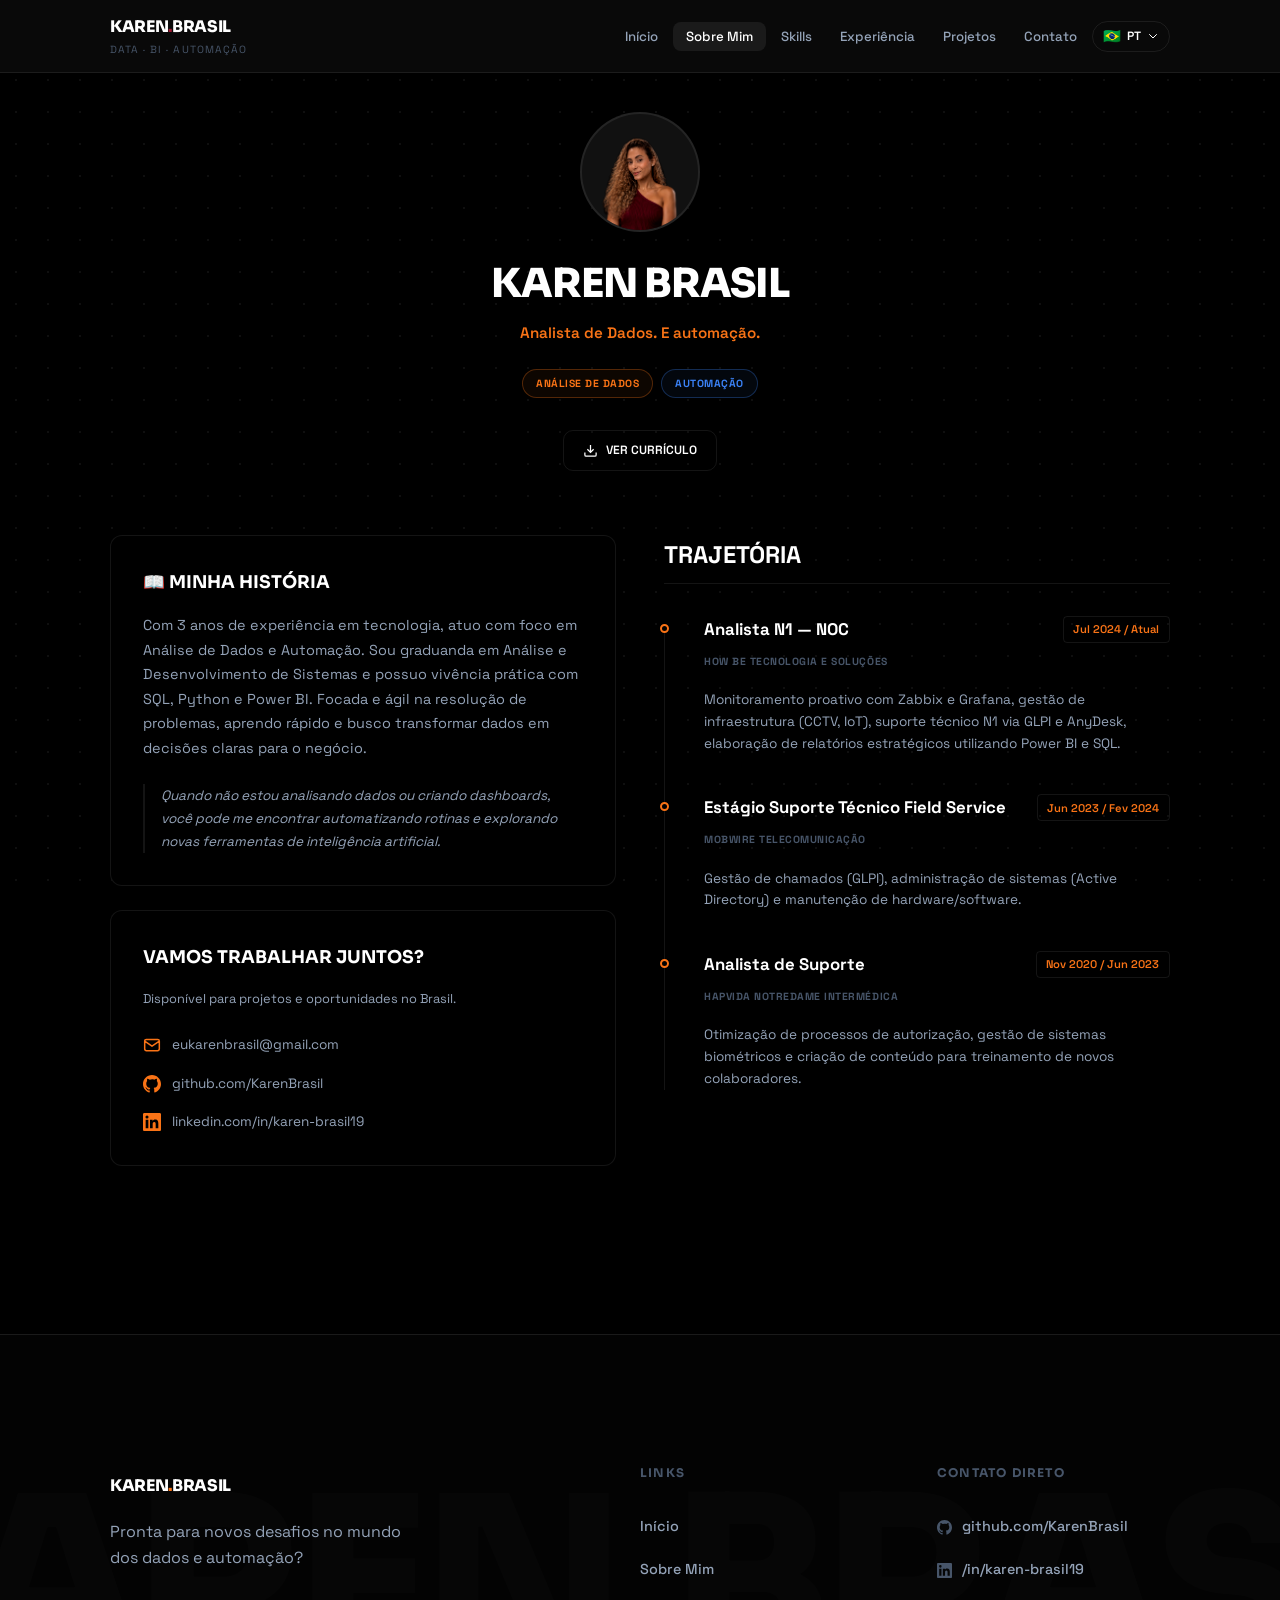
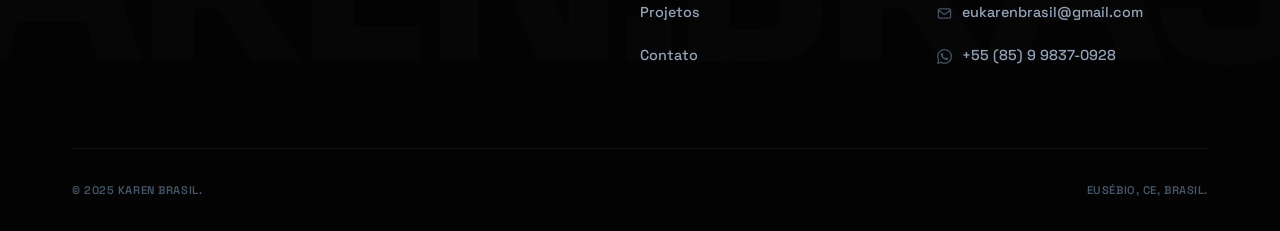
<file: sobre.html>
<!DOCTYPE html>
<html lang="pt-BR">
<head>
<meta charset="UTF-8">
<meta name="viewport" content="width=device-width, initial-scale=1.0">
<title>Karen Brasil | Sobre Mim</title>
<link href="https://fonts.googleapis.com/css2?family=Sora:wght@300;400;500;600;700;800;900&family=Space+Grotesk:wght@300;400;500;600;700&display=swap" rel="stylesheet">
<link rel="stylesheet" href="style.css">
</head>
<body>

<nav class="navbar">
  <div class="nav-inner">
    <a href="index.html#inicio" class="nav-logo">
      <span class="nav-logo-name">KAREN<span>.</span>BRASIL</span>
      <span class="nav-logo-role">Data · BI · Automação</span>
    </a>
    <ul class="nav-links">
      <li><a href="index.html#inicio" data-i18n="nav_home">Início</a></li>
      <li><a href="sobre.html" class="active" data-i18n="nav_about">Sobre Mim</a></li>
      <li><a href="index.html#habilidades" data-i18n="nav_skills">Skills</a></li>
      <li><a href="index.html#experiencia" data-i18n="nav_exp">Experiência</a></li>
      <li><a href="index.html#projetos" data-i18n="nav_projects">Projetos</a></li>
      <li><a href="index.html#contato" data-i18n="nav_contact">Contato</a></li>
      <li>
        <button class="lang-toggle">
          <span class="flag">🇧🇷</span> PT 
          <svg width="12" height="12" fill="none" stroke="currentColor" stroke-width="2" viewBox="0 0 24 24"><path stroke-linecap="round" stroke-linejoin="round" d="M19 9l-7 7-7-7"></path></svg>
        </button>
      </li>
    </ul>
  </div>
</nav>

<section class="about-page">
  <div class="container">
    
    <!-- HEADER -->
    <div class="about-header fade-in">
      <div class="about-avatar-wrap">
        <img src="assets/sobre-avatar-new.png" alt="Karen Brasil" class="about-avatar">
      </div>
      <h1 class="about-title">KAREN BRASIL</h1>
      <p class="about-subtitle">Analista de Dados. E automação.</p>
      
      <div class="about-badges">
        <span class="badge badge-orange" data-i18n="badge_data">ANÁLISE DE DADOS</span>
        <span class="badge badge-blue" data-i18n="badge_auto">AUTOMAÇÃO</span>
      </div>
      
      <a href="curriculo-premium.html" class="btn-outline btn-cv">
        <svg width="15" height="15" fill="none" stroke="currentColor" stroke-width="2" viewBox="0 0 24 24"><path d="M21 15v4a2 2 0 01-2 2H5a2 2 0 01-2-2v-4M7 10l5 5 5-5M12 15V3"/></svg>
        VER CURRÍCULO
      </a>
    </div>

    <!-- GRID -->
    <div class="about-grid">
      
      <!-- ESQUERDA -->
      <div class="about-left">
        <div class="about-card history-card fade-in">
          <h3><span class="icon-orange">📖</span> <span data-i18n="about_history_title">MINHA HISTÓRIA</span></h3>
          <p data-i18n="about_history_p1">Com 3 anos de experiência em tecnologia, atuo com foco em Análise de Dados e Automação. Sou graduanda em Análise e Desenvolvimento de Sistemas e possuo vivência prática com SQL, Python e Power BI. Focada e ágil na resolução de problemas, aprendo rápido e busco transformar dados em decisões claras para o negócio.</p>
          <p class="history-quote" data-i18n="about_history_quote">Quando não estou analisando dados ou criando dashboards, você pode me encontrar automatizando rotinas e explorando novas ferramentas de inteligência artificial.</p>
        </div>
        
        <div class="about-card contact-card fade-in">
          <h3 data-i18n="about_cta_title">VAMOS TRABALHAR JUNTOS?</h3>
          <p class="contact-sub" data-i18n="about_cta_sub">Disponível para projetos e oportunidades no Brasil.</p>
          <div class="contact-links-list">
            <a href="mailto:eukarenbrasil@gmail.com">
              <svg width="18" height="18" fill="none" stroke="currentColor" stroke-width="2" viewBox="0 0 24 24"><path stroke-linecap="round" stroke-linejoin="round" d="M21.75 6.75v10.5a2.25 2.25 0 01-2.25 2.25H4.5a2.25 2.25 0 01-2.25-2.25V6.75m19.5 0A2.25 2.25 0 0019.5 4.5H4.5a2.25 2.25 0 00-2.25 2.25m19.5 0l-9.75 6.75L2.25 6.75"/></svg>
              eukarenbrasil@gmail.com
            </a>
            <a href="https://github.com/KarenBrasil" target="_blank">
              <svg width="18" height="18" fill="currentColor" viewBox="0 0 24 24"><path d="M12 0C5.374 0 0 5.373 0 12c0 5.302 3.438 9.8 8.207 11.387.599.111.793-.261.793-.577v-2.234c-3.338.726-4.033-1.416-4.033-1.416-.546-1.387-1.333-1.756-1.333-1.756-1.089-.745.083-.729.083-.729 1.205.084 1.839 1.237 1.839 1.237 1.07 1.834 2.807 1.304 3.492.997.107-.775.418-1.305.762-1.604-2.665-.305-5.467-1.334-5.467-5.931 0-1.311.469-2.381 1.236-3.221-.124-.303-.535-1.524.117-3.176 0 0 1.008-.322 3.301 1.23A11.509 11.509 0 0112 5.803c1.02.005 2.047.138 3.006.404 2.291-1.552 3.297-1.23 3.297-1.23.653 1.653.242 2.874.118 3.176.77.84 1.235 1.911 1.235 3.221 0 4.609-2.807 5.624-5.479 5.921.43.372.823 1.102.823 2.222v3.293c0 .319.192.694.801.576C20.566 21.797 24 17.3 24 12c0-6.627-5.373-12-12-12z"/></svg>
              github.com/KarenBrasil
            </a>
            <a href="https://www.linkedin.com/in/karen-brasil19/" target="_blank">
              <svg width="18" height="18" fill="currentColor" viewBox="0 0 24 24"><path d="M20.447 20.452h-3.554v-5.569c0-1.328-.027-3.037-1.852-3.037-1.853 0-2.136 1.445-2.136 2.939v5.667H9.351V9h3.414v1.561h.046c.477-.9 1.637-1.85 3.37-1.85 3.601 0 4.267 2.37 4.267 5.455v6.286zM5.337 7.433a2.062 2.062 0 01-2.063-2.065 2.064 2.064 0 112.063 2.065zm1.782 13.019H3.555V9h3.564v11.452zM22.225 0H1.771C.792 0 0 .774 0 1.729v20.542C0 23.227.792 24 1.771 24h20.451C23.2 24 24 23.227 24 22.271V1.729C24 .774 23.2 0 22.222 0h.003z"/></svg>
              linkedin.com/in/karen-brasil19
            </a>
          </div>
        </div>
      </div>

      <!-- DIREITA -->
      <div class="about-right">
        <div class="traj-header fade-in">
          <h2>TRAJETÓRIA</h2>
        </div>
        
        <div class="trajectory-line">
          
          <!-- ITEM 1 -->
          <div class="traj-item fade-in">
            <div class="traj-dot"></div>
            <div class="traj-content">
              <div class="traj-top">
                <div class="traj-info">
                  <h4 data-i18n="traj_title_1">Analista N1 — NOC</h4>
                  <span class="traj-company">HOW BE TECNOLOGIA E SOLUÇÕES</span>
                </div>
                <span class="traj-date" data-i18n="traj_date_1">Jul 2024 / Atual</span>
              </div>
              <p data-i18n="traj_desc_1">Monitoramento proativo com Zabbix e Grafana, gestão de infraestrutura (CCTV, IoT), suporte técnico N1 via GLPI e AnyDesk, elaboração de relatórios estratégicos utilizando Power BI e SQL.</p>
            </div>
          </div>

          <!-- ITEM 2 -->
          <div class="traj-item fade-in">
            <div class="traj-dot"></div>
            <div class="traj-content">
              <div class="traj-top">
                <div class="traj-info">
                  <h4 data-i18n="traj_title_2">Estágio Suporte Técnico Field Service</h4>
                  <span class="traj-company">MOBWIRE TELECOMUNICAÇÃO</span>
                </div>
                <span class="traj-date" data-i18n="traj_date_2">Jun 2023 / Fev 2024</span>
              </div>
              <p data-i18n="traj_desc_2">Gestão de chamados (GLPI), administração de sistemas (Active Directory) e manutenção de hardware/software.</p>
            </div>
          </div>

          <!-- ITEM 3 -->
          <div class="traj-item fade-in">
            <div class="traj-dot"></div>
            <div class="traj-content">
              <div class="traj-top">
                <div class="traj-info">
                  <h4 data-i18n="traj_title_3">Analista de Suporte</h4>
                  <span class="traj-company">HAPVIDA NOTREDAME INTERMÉDICA</span>
                </div>
                <span class="traj-date" data-i18n="traj_date_3">Nov 2020 / Jun 2023</span>
              </div>
              <p data-i18n="traj_desc_3">Otimização de processos de autorização, gestão de sistemas biométricos e criação de conteúdo para treinamento de novos colaboradores.</p>
            </div>
          </div>

        </div>
      </div>
    </div>

  </div>
</section>

<footer class="mega-footer">
  <div class="footer-bg-text">KAREN.BRASIL</div>
  <div class="container footer-inner">
    
    <div class="footer-left fade-in">
      <div class="footer-brand">
        <span class="nav-logo-name">KAREN<span style="color:var(--orange)">.</span>BRASIL</span>
      </div>
      <p class="footer-subtitle" data-i18n="footer_subtitle">Pronta para novos desafios no mundo dos dados e automação?</p>
    </div>

    <div class="footer-mid fade-in">
      <h5 data-i18n="footer_links">LINKS</h5>
      <ul>
        <li><a href="index.html#inicio" data-i18n="nav_home">Início</a></li>
        <li><a href="sobre.html" data-i18n="nav_about">Sobre Mim</a></li>
        <li><a href="index.html#projetos" data-i18n="nav_projects">Projetos</a></li>
        <li><a href="index.html#contato" data-i18n="nav_contact">Contato</a></li>
      </ul>
    </div>

    <div class="footer-right fade-in">
      <h5 data-i18n="footer_contact">CONTATO DIRETO</h5>
      <ul class="footer-socials">
        <li><a href="https://github.com/KarenBrasil" target="_blank"><svg width="15" height="15" fill="currentColor" viewBox="0 0 24 24"><path d="M12 0C5.374 0 0 5.373 0 12c0 5.302 3.438 9.8 8.207 11.387.599.111.793-.261.793-.577v-2.234c-3.338.726-4.033-1.416-4.033-1.416-.546-1.387-1.333-1.756-1.333-1.756-1.089-.745.083-.729.083-.729 1.205.084 1.839 1.237 1.839 1.237 1.07 1.834 2.807 1.304 3.492.997.107-.775.418-1.305.762-1.604-2.665-.305-5.467-1.334-5.467-5.931 0-1.311.469-2.381 1.236-3.221-.124-.303-.535-1.524.117-3.176 0 0 1.008-.322 3.301 1.23A11.509 11.509 0 0112 5.803c1.02.005 2.047.138 3.006.404 2.291-1.552 3.297-1.23 3.297-1.23.653 1.653.242 2.874.118 3.176.77.84 1.235 1.911 1.235 3.221 0 4.609-2.807 5.624-5.479 5.921.43.372.823 1.102.823 2.222v3.293c0 .319.192.694.801.576C20.566 21.797 24 17.3 24 12c0-6.627-5.373-12-12-12z"/></svg> github.com/KarenBrasil</a></li>
        <li><a href="https://www.linkedin.com/in/karen-brasil19/" target="_blank"><svg width="15" height="15" fill="currentColor" viewBox="0 0 24 24"><path d="M20.447 20.452h-3.554v-5.569c0-1.328-.027-3.037-1.852-3.037-1.853 0-2.136 1.445-2.136 2.939v5.667H9.351V9h3.414v1.561h.046c.477-.9 1.637-1.85 3.37-1.85 3.601 0 4.267 2.37 4.267 5.455v6.286zM5.337 7.433a2.062 2.062 0 01-2.063-2.065 2.064 2.064 0 112.063 2.065zm1.782 13.019H3.555V9h3.564v11.452zM22.225 0H1.771C.792 0 0 .774 0 1.729v20.542C0 23.227.792 24 1.771 24h20.451C23.2 24 24 23.227 24 22.271V1.729C24 .774 23.2 0 22.222 0h.003z"/></svg> /in/karen-brasil19</a></li>
        <li><a href="mailto:eukarenbrasil@gmail.com"><svg width="15" height="15" fill="none" stroke="currentColor" stroke-width="2" viewBox="0 0 24 24"><path stroke-linecap="round" stroke-linejoin="round" d="M21.75 6.75v10.5a2.25 2.25 0 01-2.25 2.25H4.5a2.25 2.25 0 01-2.25-2.25V6.75m19.5 0A2.25 2.25 0 0019.5 4.5H4.5a2.25 2.25 0 00-2.25 2.25m19.5 0l-9.75 6.75L2.25 6.75"/></svg> eukarenbrasil@gmail.com</a></li>
        <li><a href="https://wa.me/5585998370928" target="_blank"><svg width="15" height="15" fill="currentColor" viewBox="0 0 24 24"><path d="M17.472 14.382c-.297-.149-1.758-.867-2.03-.967-.273-.099-.471-.148-.67.15-.197.297-.767.966-.94 1.164-.173.199-.347.223-.644.075-.297-.15-1.255-.463-2.39-1.475-.883-.788-1.48-1.761-1.653-2.059-.173-.297-.018-.458.13-.606.134-.133.298-.347.446-.52.149-.174.198-.298.298-.497.099-.198.05-.371-.025-.52-.075-.149-.669-1.612-.916-2.207-.242-.579-.487-.5-.669-.51-.173-.008-.371-.01-.57-.01-.198 0-.52.074-.792.372-.272.297-1.04 1.016-1.04 2.479 0 1.462 1.065 2.875 1.213 3.074.149.198 2.096 3.2 5.077 4.487.709.306 1.262.489 1.694.625.712.227 1.36.195 1.871.118.571-.085 1.758-.719 2.006-1.413.248-.694.248-1.289.173-1.413-.074-.124-.272-.198-.57-.347m-5.421 7.403h-.004a9.87 9.87 0 01-5.031-1.378l-.361-.214-3.741.982.998-3.648-.235-.374a9.86 9.86 0 01-1.51-5.26c.001-5.45 4.436-9.884 9.888-9.884 2.64 0 5.122 1.03 6.988 2.898a9.825 9.825 0 012.893 6.994c-.003 5.45-4.437 9.884-9.885 9.884m8.413-18.297A11.815 11.815 0 0012.05 0C5.495 0 .16 5.335.157 11.892c0 2.096.547 4.142 1.588 5.945L.057 24l6.305-1.654a11.882 11.882 0 005.683 1.448h.005c6.554 0 11.89-5.335 11.893-11.893a11.821 11.821 0 00-3.48-8.413z"/></svg> +55 (85) 9 9837-0928</a></li>
      </ul>
    </div>
  </div>

  <div class="footer-bottom">
    <span data-i18n="footer_copy">© 2025 KAREN BRASIL.</span>
    <span data-i18n="footer_location">EUSÉBIO, CE, BRASIL.</span>
  </div>
</footer>

<script src="translations.js"></script>
<script src="script.js"></script>
</body>
</html>
</file>
<file: style.css>
@import url('https://fonts.googleapis.com/css2?family=Sora:wght@300;400;500;600;700;800;900&family=Space+Grotesk:wght@300;400;500;600;700&display=swap');

*,*::before,*::after{margin:0;padding:0;box-sizing:border-box}

:root{
  --bg:#000000;
  --bg1:#000000;
  --card:rgba(255,255,255,.04);
  --card-h:rgba(255,255,255,.07);
  --border:rgba(255,255,255,.08);
  --border-h:rgba(189,33,63,.4);
  --t1:#ffffff;
  --t2:#94a3b8;
  --t3:#475569;
  --accent:#9e1b32; /* wine red */
  --accent2:#e53e3e; /* lighter red gradient */
  --accent3:#34d399; /* keep green */
  --orange:#f97316;
  --glow:rgba(158,27,50,.25);
  --fh:'Sora',sans-serif;
  --fb:'Space Grotesk',sans-serif;
  --r:16px;
  --tr:.25s cubic-bezier(.4,0,.2,1);
  --mw:1140px;
}

html{scroll-behavior:smooth}
body{font-family:var(--fb);background:var(--bg);color:var(--t1);line-height:1.65;overflow-x:hidden;position:relative}
body::before{content:'';position:fixed;inset:0;background-image:radial-gradient(rgba(255,255,255,.06) 1px,transparent 1px);background-size:32px 32px;pointer-events:none;z-index:0}
::-webkit-scrollbar{width:3px}
::-webkit-scrollbar-thumb{background:var(--accent);border-radius:3px}
::selection{background:var(--accent);color:#000}
.container{max-width:var(--mw);margin:0 auto;padding:0 2.5rem}

/* ── NAVBAR ── */
.navbar{position:fixed;top:0;left:0;right:0;z-index:100;padding:.9rem 0;background:rgba(10,10,10,.9);backdrop-filter:blur(20px);border-bottom:1px solid var(--border)}
.nav-inner{max-width:var(--mw);margin:0 auto;padding:0 2.5rem;display:flex;align-items:center;justify-content:space-between;gap:1rem}
.nav-logo{text-decoration:none;display:flex;flex-direction:column}
.nav-logo-name{font-family:var(--fh);font-size:1rem;font-weight:800;color:#fff;letter-spacing:-.02em}
.nav-logo-name span{color:var(--accent)}
.nav-logo-role{font-size:.65rem;color:var(--t3);letter-spacing:.1em;text-transform:uppercase}
.nav-links{display:flex;align-items:center;gap:.15rem;list-style:none}
.nav-links a{text-decoration:none;color:var(--t2);font-size:.83rem;font-weight:500;padding:.4rem .8rem;border-radius:8px;transition:var(--tr)}
.nav-links a:hover,.nav-links a.active{color:#fff;background:var(--card-h)}
.nav-cv{display:flex;align-items:center;gap:.4rem;background:var(--accent);color:#fff!important;font-weight:700!important;font-size:.82rem!important;padding:.45rem 1rem!important;border-radius:8px!important;transition:var(--tr)!important}
.nav-cv:hover{background:#bd213f!important;transform:translateY(-1px)}

/* ── HERO — SAMUEL STYLE ── */
.hero{min-height:100vh;display:flex;align-items:center;background:var(--bg);position:relative;overflow:visible;padding-top:5rem}

/* grid dots moved to body */
/* radial glow top-right (where photo is) */
.hero-glow{position:absolute;right:0;top:0;width:100%;height:100%;background:radial-gradient(circle at 80% 40%,rgba(158,27,50,.15) 0%,transparent 50%);pointer-events:none;z-index:0}
.hero-glow2{position:absolute;right:0;top:0;width:100%;height:100%;background:radial-gradient(circle at 70% 60%,rgba(229,62,62,.06) 0%,transparent 50%);pointer-events:none;z-index:0}

.hero-inner{position:relative;z-index:1;width:100%;max-width:var(--mw);margin:0 auto;padding:0 2.5rem;display:grid;grid-template-columns:1fr 520px;align-items:center;gap:0;min-height:100vh}

/* LEFT — text */
.hero-left{display:flex;flex-direction:column;gap:0}

.hero-star{font-size:1.4rem;margin-bottom:1.5rem;color:var(--orange);filter:drop-shadow(0 0 8px var(--orange))}

.hero-name{font-family:var(--fh);font-weight:900;font-size:clamp(3.5rem,7vw,6rem);line-height:.95;letter-spacing:-.04em;margin-bottom:1.25rem;text-transform:uppercase}
.hero-name .line1{display:block;color:#fff}
.hero-name .line2{display:block;color:var(--t2);font-weight:700}

.hero-underline{width:60px;height:3px;background:var(--accent);border-radius:2px;margin-bottom:1.5rem}

.hero-role-text{font-size:1.05rem;color:var(--t2);margin-bottom:.6rem;font-weight:400}
.hero-location{display:flex;align-items:center;gap:.4rem;font-size:.85rem;color:var(--accent);font-weight:500;margin-bottom:2.5rem}
.hero-location svg{width:14px;height:14px}

.hero-actions{display:flex;align-items:center;gap:1rem;flex-wrap:wrap;margin-bottom:3rem}

.btn-primary{display:inline-flex;align-items:center;gap:.5rem;background:var(--accent);color:#fff;font-weight:700;font-size:.88rem;padding:.8rem 1.75rem;border-radius:10px;text-decoration:none;transition:var(--tr)}
.btn-primary:hover{background:#bd213f;transform:translateY(-2px);box-shadow:0 8px 24px rgba(158,27,50,.4)}
.btn-outline{display:inline-flex;align-items:center;gap:.5rem;background:transparent;color:#fff;font-weight:600;font-size:.88rem;padding:.8rem 1.75rem;border-radius:10px;text-decoration:none;border:1px solid var(--border);transition:var(--tr)}
.btn-outline:hover{border-color:var(--accent);background:var(--card);transform:translateY(-2px)}

/* status chip */
.hero-status{display:inline-flex;align-items:center;gap:.5rem;background:rgba(52,211,153,.08);border:1px solid rgba(52,211,153,.2);border-radius:10px;padding:.5rem 1rem;font-size:.78rem;font-weight:600;color:var(--accent3)}
.hero-status-dot{width:7px;height:7px;border-radius:50%;background:var(--accent3);animation:pulse 2s ease-in-out infinite}
@keyframes pulse{0%,100%{opacity:1;transform:scale(1)}50%{opacity:.4;transform:scale(.7)}}

/* RIGHT — photo — FULL HEIGHT, NO BORDERS */
.hero-right{
  position:relative;
  height:100%;
  min-height:100vh;
  overflow:visible;
}

/* photo fills the right column and overflows downwards */
.hero-photo-wrap{
  position:absolute;
  top:5vh; /* slightly higher but head still visible */
  bottom:-250px; 
  left:-20px;
  right:-9999px; /* bleed to right screen edge */
  display:flex;
  align-items:flex-start; /* anchor to top of container */
  justify-content:flex-start;
  pointer-events:none;
  z-index:5; /* overlaps next section */
}

.hero-photo{
  position:relative;
  height:120vh; /* slightly adjusted */
  width:auto;
  max-width:none;
  object-fit:contain;
  object-position:top left;
  mask-image: linear-gradient(to left, transparent 0%, black 20%);
  -webkit-mask-image: linear-gradient(to left, transparent 0%, black 20%);
  animation:float 8s ease-in-out infinite;
  pointer-events:none;
}
@keyframes float{0%,100%{transform:translateY(0)}50%{transform:translateY(-12px)}}

/* floating chips — positioned over body area relative to hero-right */
.chip-location{
  position:absolute;
  top:42%;
  left:5%;
  background:rgba(10,10,10,.92);
  border:1px solid rgba(255,255,255,.12);
  border-radius:10px;
  padding:.45rem .9rem;
  display:flex;
  align-items:center;
  gap:.5rem;
  font-size:.75rem;
  font-weight:600;
  color:var(--t2);
  backdrop-filter:blur(14px);
  z-index:20;
  white-space:nowrap;
  box-shadow:0 4px 24px rgba(0,0,0,.6);
  pointer-events:all;
}
.chip-location svg{color:var(--orange);width:14px;height:14px}
.chip-status{
  position:absolute;
  bottom:28%;
  right:8%;
  background:rgba(10,10,10,.92);
  border:1px solid rgba(52,211,153,.3);
  border-radius:10px;
  padding:.45rem .9rem;
  display:flex;
  align-items:center;
  gap:.5rem;
  font-size:.75rem;
  font-weight:600;
  color:var(--accent3);
  backdrop-filter:blur(14px);
  z-index:20;
  white-space:nowrap;
  box-shadow:0 4px 24px rgba(0,0,0,.6);
  pointer-events:all;
}
.chip-dot{width:8px;height:8px;border-radius:50%;background:var(--accent3);animation:pulse 2s ease-in-out infinite}

/* ── SECTIONS ── */
.section{padding:5.5rem 0}
.section-alt{background:var(--bg1)}
.section-label{display:inline-block;font-size:.7rem;font-weight:700;letter-spacing:.12em;text-transform:uppercase;color:var(--accent);margin-bottom:.6rem}
.section-title{font-family:var(--fh);font-size:clamp(1.6rem,3vw,2.1rem);font-weight:800;letter-spacing:-.03em;margin-bottom:.5rem}
.section-sub{font-size:.9rem;color:var(--t2);max-width:480px}

/* ── SOBRE ── */
.about-bio{display:flex;flex-direction:column;gap:.75rem;max-width:640px;margin-top:2rem}
.about-bio p{font-size:.93rem;color:var(--t2);line-height:1.75}
.about-bio p strong{color:#fff;font-weight:600}
.about-tags{display:flex;flex-wrap:wrap;gap:.5rem;margin-top:1.5rem}
.about-tag{background:var(--card);border:1px solid var(--border);color:var(--t2);font-size:.78rem;font-weight:500;padding:.3rem .8rem;border-radius:100px}

/* ── SKILLS ── */
.skills-group{margin-top:3rem;display:flex;flex-direction:column;gap:2.25rem}
.skill-cat-title{font-size:.68rem;font-weight:700;letter-spacing:.1em;text-transform:uppercase;color:var(--t3);margin-bottom:.85rem;display:flex;align-items:center;gap:.75rem}
.skill-cat-title::after{content:'';flex:1;height:1px;background:var(--border)}
.skills-grid{display:grid;grid-template-columns:repeat(4,1fr);gap:.65rem}
.skill-card{background:var(--card);border:1px solid var(--border);border-radius:12px;padding:.9rem 1rem;display:flex;align-items:center;gap:.75rem;transition:var(--tr);cursor:default}
.skill-card:hover{border-color:var(--border-h);background:var(--card-h);transform:translateY(-2px);box-shadow:0 6px 20px var(--glow)}
.skill-icon{font-size:1.3rem;flex-shrink:0;width:34px;height:34px;display:flex;align-items:center;justify-content:center;border-radius:8px}
.skill-name-text{font-size:.82rem;font-weight:600;color:#fff}
.ic-blue{background:rgba(99,179,237,.12)}
.ic-purple{background:rgba(167,139,250,.12)}
.ic-green{background:rgba(52,211,153,.12)}
.ic-orange{background:rgba(249,115,22,.12)}
.ic-pink{background:rgba(244,114,182,.12)}

/* ── TIMELINE ── */
.timeline{margin-top:3rem;display:flex;flex-direction:column;gap:1.25rem;position:relative;padding-left:2rem}
.timeline::before{content:'';position:absolute;left:7px;top:8px;bottom:8px;width:2px;background:linear-gradient(180deg,var(--accent),var(--accent2));border-radius:2px}
.tl-item{position:relative;background:var(--card);border:1px solid var(--border);border-radius:var(--r);padding:1.4rem 1.6rem;transition:var(--tr)}
.tl-item::before{content:'';position:absolute;left:-2.45rem;top:1.6rem;width:12px;height:12px;border-radius:50%;background:var(--accent);border:2px solid var(--bg);box-shadow:0 0 0 3px rgba(99,179,237,.2)}
.tl-item:hover{border-color:var(--border-h);background:var(--card-h)}
.tl-top{display:flex;align-items:flex-start;justify-content:space-between;gap:1rem;margin-bottom:.4rem;flex-wrap:wrap}
.tl-title{font-family:var(--fh);font-size:.97rem;font-weight:700}
.tl-badge{font-size:.68rem;font-weight:700;letter-spacing:.06em;text-transform:uppercase;padding:.2rem .6rem;border-radius:100px;white-space:nowrap}
.tl-badge.current{background:rgba(52,211,153,.1);color:var(--accent3);border:1px solid rgba(52,211,153,.25)}
.tl-badge.past{background:var(--card);color:var(--t3);border:1px solid var(--border)}
.tl-company{font-size:.83rem;font-weight:600;color:var(--accent);margin-bottom:.15rem}
.tl-date{font-size:.76rem;color:var(--t3);margin-bottom:.8rem}
.tl-desc{font-size:.855rem;color:var(--t2);line-height:1.65}
.tl-tags{display:flex;flex-wrap:wrap;gap:.35rem;margin-top:.85rem}
.tl-tag{font-size:.7rem;font-weight:600;background:rgba(99,179,237,.08);color:var(--accent);border:1px solid rgba(99,179,237,.15);padding:.18rem .55rem;border-radius:6px}

/* ── PROJECTS ── */
.projects-grid{display:grid;grid-template-columns:repeat(auto-fill,minmax(300px,1fr));gap:1.5rem;margin-top:3rem}

.project-card{
  background:var(--card);
  border:1px solid var(--border);
  border-radius:var(--r);
  display:flex;
  flex-direction:column;
  overflow:hidden;
  transition:var(--tr);
  position:relative;
}
.project-card:hover{
  border-color:var(--border-h);
  transform:translateY(-6px);
  box-shadow:0 20px 40px rgba(0,0,0,.4);
}

/* Cover Image */
.project-cover{
  position:relative;
  width:100%;
  aspect-ratio:16/9;
  overflow:hidden;
  background:#111;
  display:block;
}
.project-cover img{
  width:100%;
  height:100%;
  object-fit:cover;
  object-position:top;
  transition:transform .5s ease;
  display:block;
}
.project-card:hover .project-cover img{
  transform:scale(1.05);
}

/* Hover overlay on image */
.project-overlay{
  position:absolute;
  inset:0;
  background:rgba(0,0,0,.6);
  display:flex;
  align-items:center;
  justify-content:center;
  opacity:0;
  transition:var(--tr);
}
.project-card:hover .project-overlay{
  opacity:1;
}
.project-btn{
  background:var(--accent);
  color:#000;
  font-weight:700;
  font-size:.85rem;
  padding:.6rem 1.2rem;
  border-radius:8px;
  display:flex;
  align-items:center;
  gap:.5rem;
  transform:translateY(15px);
  transition:var(--tr);
  text-decoration:none;
}
.project-card:hover .project-btn{
  transform:translateY(0);
}
.project-btn:hover{
  background:#90cdf4;
}

/* Card Body */
.project-body{
  padding:1.4rem;
  display:flex;
  flex-direction:column;
  gap:.85rem;
  flex:1;
}
.project-top{display:flex;align-items:center;justify-content:space-between;gap:.75rem}
.project-name{font-family:var(--fh);font-size:1.05rem;font-weight:700}
.project-status{font-size:.66rem;font-weight:700;text-transform:uppercase;letter-spacing:.06em;padding:.18rem .55rem;border-radius:100px}
.status-done{background:rgba(52,211,153,.1);color:var(--accent3);border:1px solid rgba(52,211,153,.2)}
.project-desc{font-size:.85rem;color:var(--t2);line-height:1.65;flex:1}
.project-tech-list{display:flex;flex-wrap:wrap;gap:.35rem;margin-top:.2rem}
.tech-chip{font-size:.7rem;font-weight:600;background:rgba(249,115,22,.08);color:var(--orange);border:1px solid rgba(249,115,22,.18);padding:.18rem .55rem;border-radius:6px}

/* ── CONTACT ── */
.contact-section{padding:5.5rem 0;text-align:center}
.contact-box{max-width:520px;margin:0 auto;background:var(--card);border:1px solid var(--border);border-radius:24px;padding:2.75rem 2.25rem;position:relative;overflow:hidden}
.contact-box::before{content:'';position:absolute;top:-60px;left:50%;transform:translateX(-50%);width:280px;height:280px;background:radial-gradient(circle,rgba(99,179,237,.07) 0%,transparent 70%);pointer-events:none}
.contact-box .section-title{margin-bottom:.4rem}
.contact-box .section-sub{margin:0 auto 1.75rem;text-align:center}
.contact-grid{display:grid;grid-template-columns:repeat(2,1fr);gap:.65rem;margin-bottom:1.25rem}
.contact-btn{display:flex;align-items:center;justify-content:center;gap:.55rem;background:rgba(255,255,255,.04);border:1px solid var(--border);color:var(--t1);text-decoration:none;font-size:.84rem;font-weight:600;padding:.8rem;border-radius:10px;transition:var(--tr)}
.contact-btn:hover{border-color:var(--border-h);color:var(--accent);background:var(--card-h);transform:translateY(-2px)}
.contact-btn svg{width:17px;height:17px;flex-shrink:0}
.contact-cta-main{display:flex;align-items:center;justify-content:center;gap:.5rem;background:var(--accent);color:#000;font-weight:700;font-size:.88rem;padding:.85rem;border-radius:10px;text-decoration:none;transition:var(--tr);width:100%}
.contact-cta-main:hover{background:#90cdf4;transform:translateY(-2px);box-shadow:0 8px 24px rgba(99,179,237,.3)}

/* ── FOOTER ── */
.footer{border-top:1px solid var(--border);padding:1.5rem;text-align:center;color:var(--t3);font-size:.78rem}

/* ── FADE IN ── */
.fade-in{opacity:0;transform:translateY(20px);transition:opacity .5s ease,transform .5s ease}
/* ── LANG TOGGLE ── */
.lang-toggle{display:inline-flex;align-items:center;gap:.4rem;background:transparent;border:1px solid var(--border);color:#fff;font-family:var(--fb);font-size:.75rem;font-weight:600;padding:.35rem .6rem;border-radius:20px;cursor:pointer;transition:var(--tr)}
.lang-toggle:hover{background:var(--card);border-color:var(--t2)}
.flag{font-size:.9rem}

/* ── ABOUT PAGE ── */
.about-page{padding-top:7rem;min-height:100vh}

/* About Header */
.about-header{display:flex;flex-direction:column;align-items:center;text-align:center;margin-bottom:4rem}
.about-avatar-wrap{width:120px;height:120px;border-radius:50%;background:#111;overflow:hidden;margin-bottom:1.2rem;border:2px solid var(--border)}
.about-avatar{width:100%;height:100%;object-fit:cover;object-position:top;filter:contrast(1.1) brightness(0.95)}
.about-title{font-family:var(--fh);font-weight:900;font-size:2.5rem;letter-spacing:-.03em;text-transform:uppercase;margin-bottom:.2rem}
.about-subtitle{color:var(--orange);font-weight:600;font-size:.95rem;margin-bottom:1.5rem}
.about-badges{display:flex;gap:.5rem;margin-bottom:2rem}
.badge{padding:.3rem .8rem;border-radius:20px;font-size:.65rem;font-weight:800;letter-spacing:.05em;border:1px solid transparent}
.badge-orange{color:var(--orange);border-color:rgba(249,115,22,.3);background:rgba(249,115,22,.05)}
.badge-blue{color:#3b82f6;border-color:rgba(59,130,246,.3);background:rgba(59,130,246,.05)}
.badge-green{color:var(--accent3);border-color:rgba(52,211,153,.3);background:rgba(52,211,153,.05)}
.btn-cv{font-size:.75rem;padding:.6rem 1.2rem}

/* About Grid */
.about-grid{display:grid;grid-template-columns:1fr 1fr;gap:3rem;align-items:start;padding-bottom:5rem}

.about-card{background:var(--bg);border:1px solid var(--border);border-radius:12px;padding:2rem;margin-bottom:1.5rem}
.about-card h3{font-family:var(--fh);font-size:1.1rem;margin-bottom:1rem;color:#fff;text-transform:uppercase}
.about-card p{color:var(--t2);font-size:.9rem;line-height:1.7}
.history-quote{margin-top:1.5rem;font-style:italic;color:#64748b;border-left:2px solid var(--border);padding-left:1rem;font-size:.85rem!important}
.icon-orange{color:var(--orange)}

.contact-sub{margin-bottom:1.5rem!important;font-size:.8rem!important}
.contact-links-list{display:flex;flex-direction:column;gap:1rem}
.contact-links-list a{display:flex;align-items:center;gap:.7rem;color:var(--t2);text-decoration:none;font-size:.85rem;transition:var(--tr)}
.contact-links-list a:hover{color:var(--orange)}
.contact-links-list svg{color:var(--orange)}

/* Trajetória Timeline (Continuous Line) */
.traj-header{margin-bottom:2rem;border-bottom:1px solid var(--border);padding-bottom:.5rem}
.trajectory-title{font-family:var(--fh);font-size:1.4rem;text-transform:uppercase}

.trajectory-line{position:relative;padding-left:1.5rem;display:flex;flex-direction:column;gap:2.5rem}
.trajectory-line::before{content:'';position:absolute;left:0;top:8px;bottom:0;width:1px;background:var(--border)}

.traj-item{position:relative}
.traj-dot{position:absolute;left:-1.5rem;top:8px;width:9px;height:9px;border-radius:50%;background:var(--bg);border:2px solid var(--orange);transform:translateX(-4px);z-index:2}
.traj-content{padding-left:1rem}
.traj-top{display:flex;justify-content:space-between;align-items:flex-start;margin-bottom:1rem;gap:1rem}
.traj-info h4{font-size:1.05rem;color:#fff;font-weight:700;margin-bottom:.2rem}
.traj-company{font-size:.65rem;color:var(--t3);text-transform:uppercase;letter-spacing:.05em;font-weight:700}
.traj-date{font-size:.7rem;padding:.2rem .6rem;border:1px solid var(--border);border-radius:4px;color:var(--orange);font-weight:600;white-space:nowrap}
.traj-content p{color:var(--t2);font-size:.85rem;line-height:1.6}

/* ── MEGA FOOTER ── */
.mega-footer{position:relative;background:#030303;padding:8rem 0 2rem;overflow:hidden;border-top:1px solid #1a1a1a;margin-top:4rem}
.footer-bg-text{position:absolute;top:50%;left:50%;transform:translate(-50%,-50%);font-family:var(--fh);font-size:18vw;font-weight:900;color:rgba(255,255,255,.015);white-space:nowrap;user-select:none;pointer-events:none;z-index:0;letter-spacing:-.04em}
.footer-inner{display:grid;grid-template-columns:2fr 1fr 1fr;gap:4rem;position:relative;z-index:1;padding-bottom:5rem;border-bottom:1px solid rgba(255,255,255,.05)}
.footer-brand{margin-bottom:1rem;font-size:1.5rem}
.footer-subtitle{color:var(--t2);font-size:1rem;line-height:1.6;max-width:300px}
.mega-footer h5{font-family:var(--fh);color:var(--t3);font-size:.75rem;letter-spacing:.1em;text-transform:uppercase;margin-bottom:2rem}
.mega-footer ul{list-style:none;display:flex;flex-direction:column;gap:1.2rem}
.mega-footer a{color:var(--t2);text-decoration:none;font-size:.9rem;font-weight:500;transition:var(--tr);display:flex;align-items:center;gap:.6rem}
.mega-footer a:hover{color:#fff}
.footer-socials a svg{color:var(--t3);transition:var(--tr)}
.footer-socials a:hover svg{color:var(--orange)}
.footer-bottom{position:relative;z-index:1;display:flex;justify-content:space-between;align-items:center;padding:2rem 2rem 0;max-width:1200px;margin:0 auto;color:var(--t3);font-size:.7rem;font-weight:600;letter-spacing:.05em}

.fade-in.visible{opacity:1;transform:translateY(0)}

/* ── RESPONSIVE ── */
@media(max-width:900px){
  .hero-inner{grid-template-columns:1fr;padding-top:7rem;min-height:auto;gap:3rem}
  .hero-right{min-height:350px}
  .hero-name{font-size:clamp(2.8rem,10vw,4.5rem)}
  .about-grid{grid-template-columns:1fr;gap:2rem}
  .footer-inner{grid-template-columns:1fr 1fr;gap:3rem}
}
@media(max-width:640px){
  .nav-links{display:none}
  .skills-grid{grid-template-columns:repeat(2,1fr)}
  .contact-grid{grid-template-columns:1fr}
  .projects-grid{grid-template-columns:1fr}
  .traj-top{flex-direction:column;gap:.5rem}
  .footer-inner{grid-template-columns:1fr;gap:2.5rem}
  .footer-bottom{flex-direction:column;gap:1rem;text-align:center}
}
</file>
